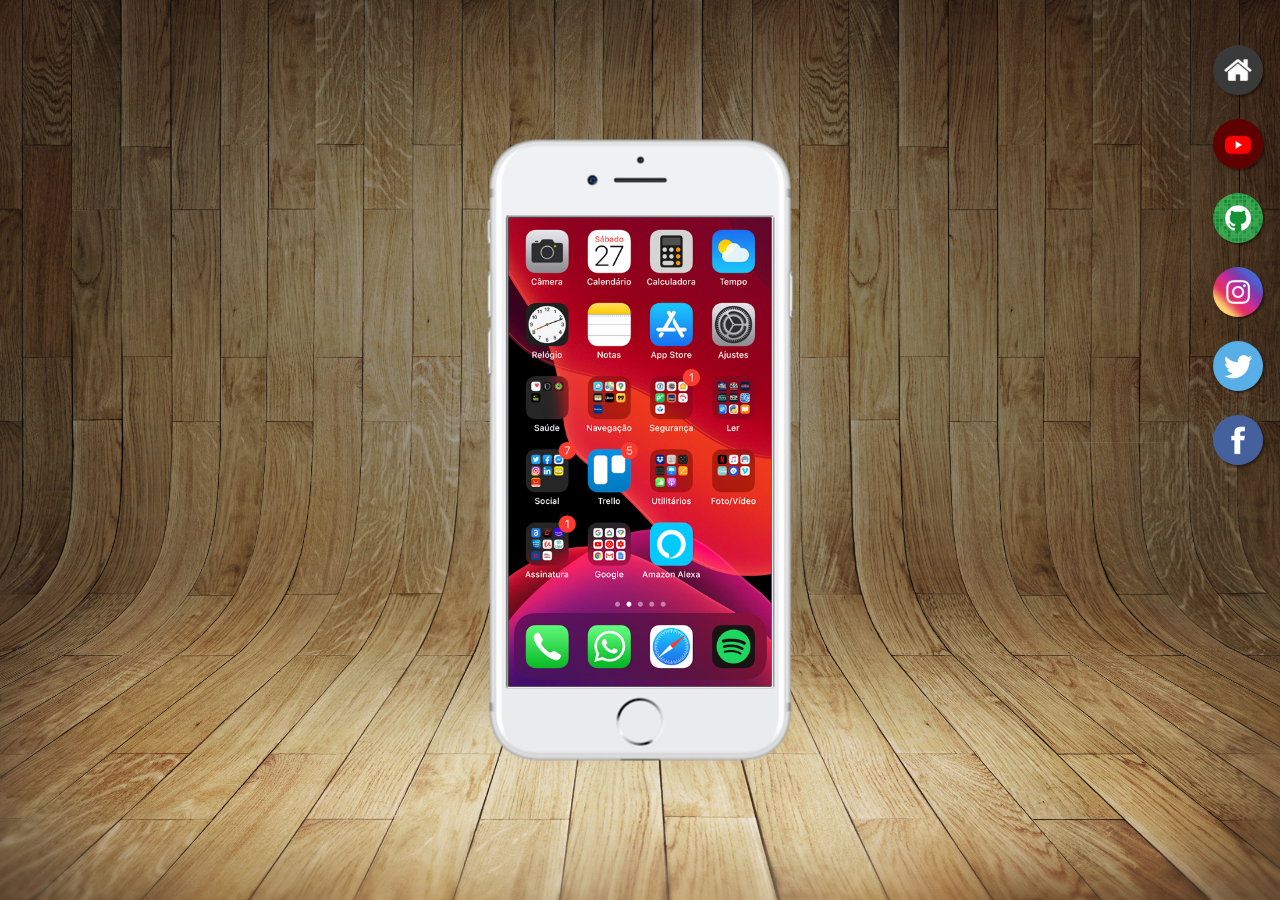
<file: index.html>
<!DOCTYPE html>
<html lang="pt-br">
<head>
    <meta charset="UTF-8">
    <meta name="viewport" content="width=device-width, initial-scale=1.0">
    <title>Projetos Sociais</title>
    <link rel="shortcut icon" href="img-fav/favicon.ico" type="image/x-icon">
    <link rel="stylesheet" href="estilos/style.css">
</head>
<body>
    <main>
        <section id="telefone">
            <iframe src="home.html" name="tela" id="tela"   nframeborder="0">
            <p>Navegador não compatível</p>
            </iframe>
        </section>
        <section id="redes-sociais">
            <a href="home.html" target="tela"> <img src="img-fav/imagens/logo-home.jpg" alt="Home"></a> <br>
            <a href="youtube.html" target="tela"><img src="img-fav/imagens/logo-youtube.jpg" alt="Youtube"></a> <br>
            <a href="github.html" target="tela"><img src="img-fav/imagens/logo-github.jpg" alt="Github"></a> <br>
            <a href="instagram.html" target="tela"><img src="img-fav/imagens/logo-instagram.jpg" alt="Instagran"></a> <br>
            <a href="x.html" target="tela"><img src="img-fav/imagens/logo-twitter.jpg" alt="Twitter"></a> <br>
            <a href="facebook.html" target="tela"><img src="img-fav/imagens/logo-facebook.jpg" alt="Facebook"></a> <br>
        </section>
    </main>
</body>
</html>
</file>
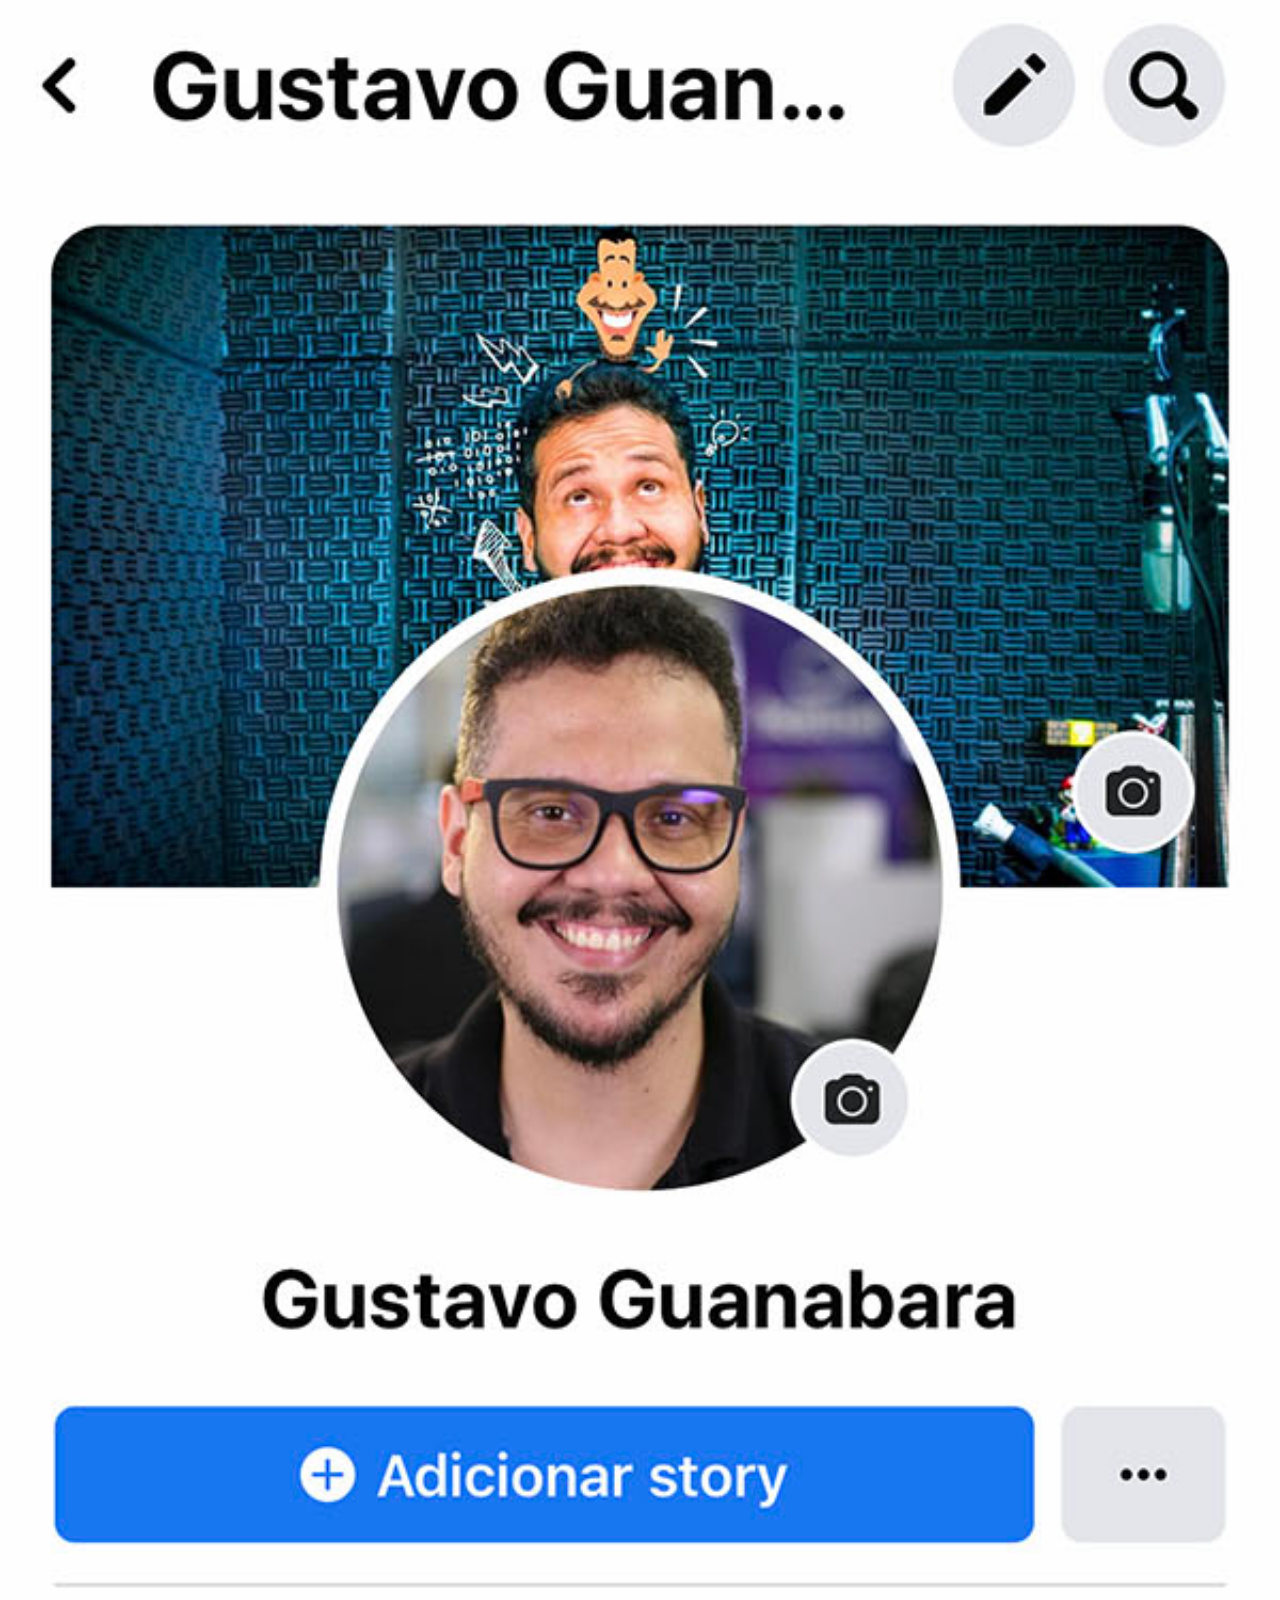
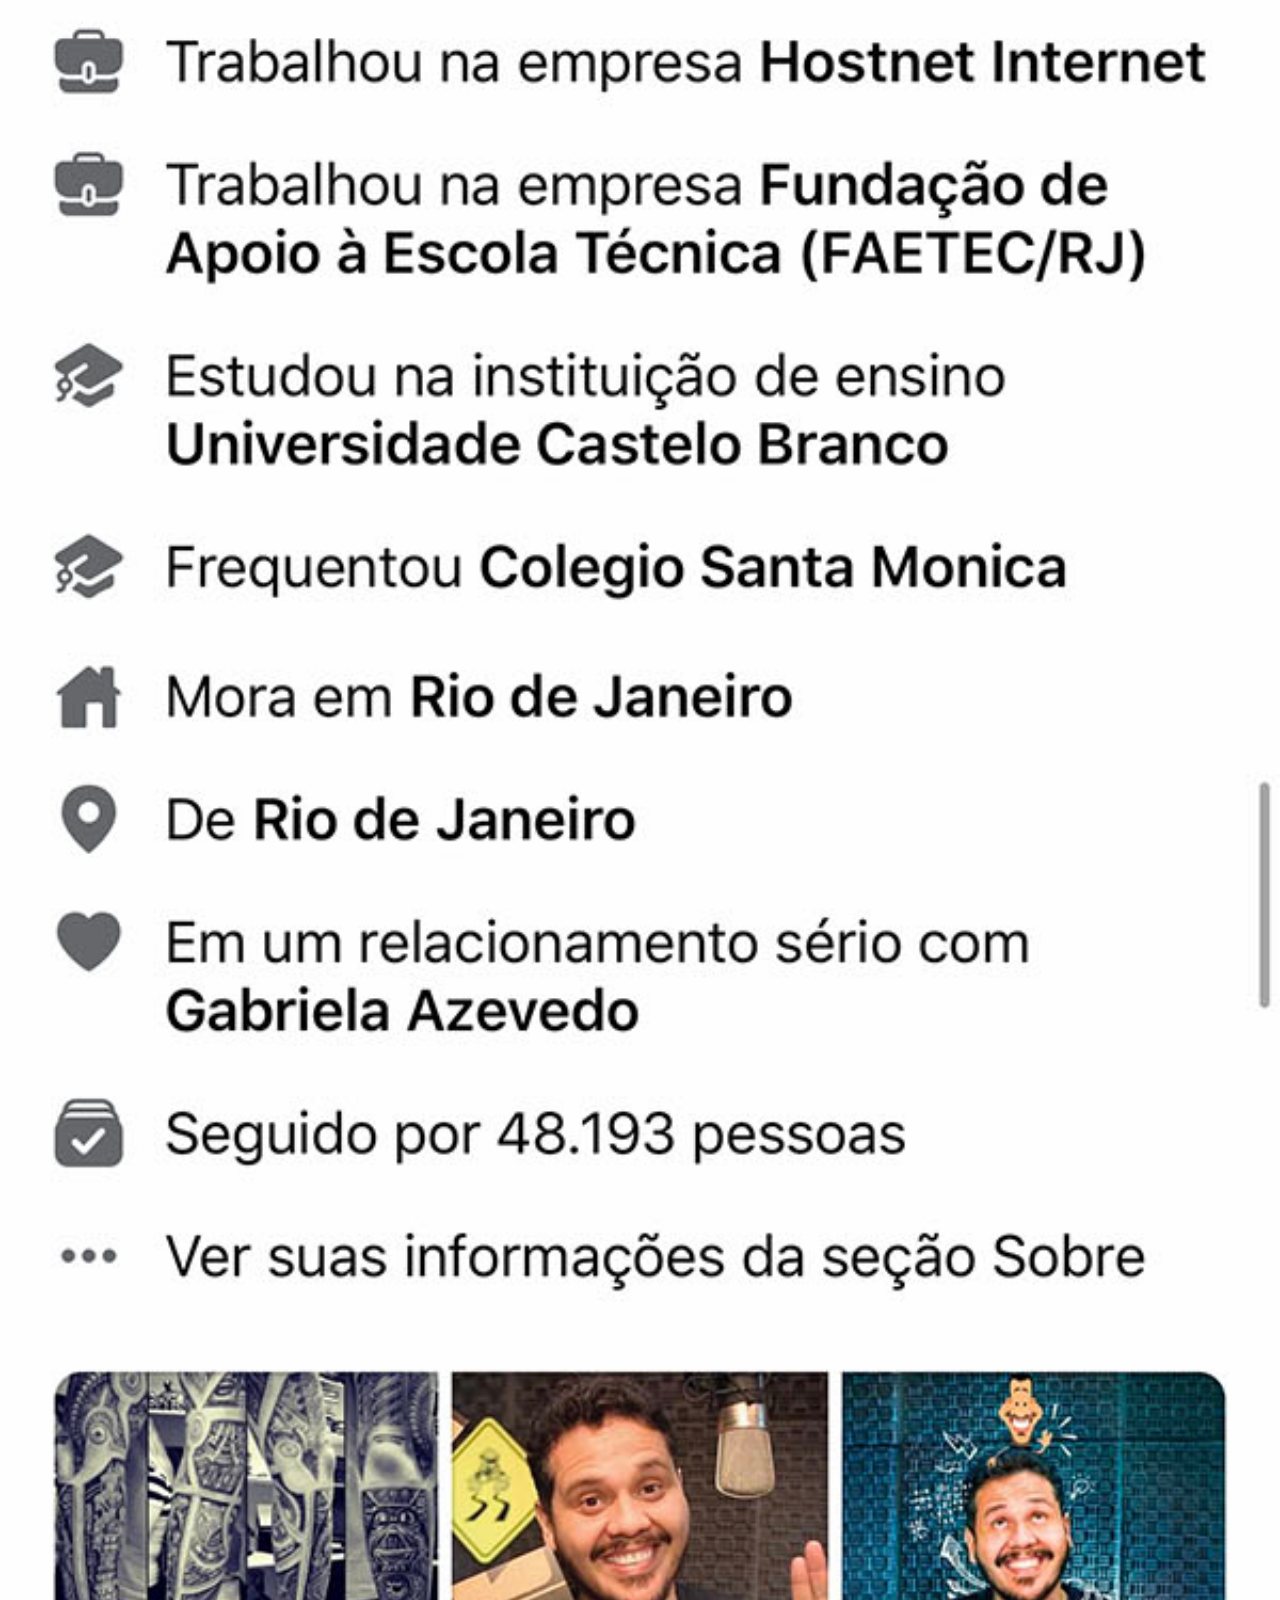
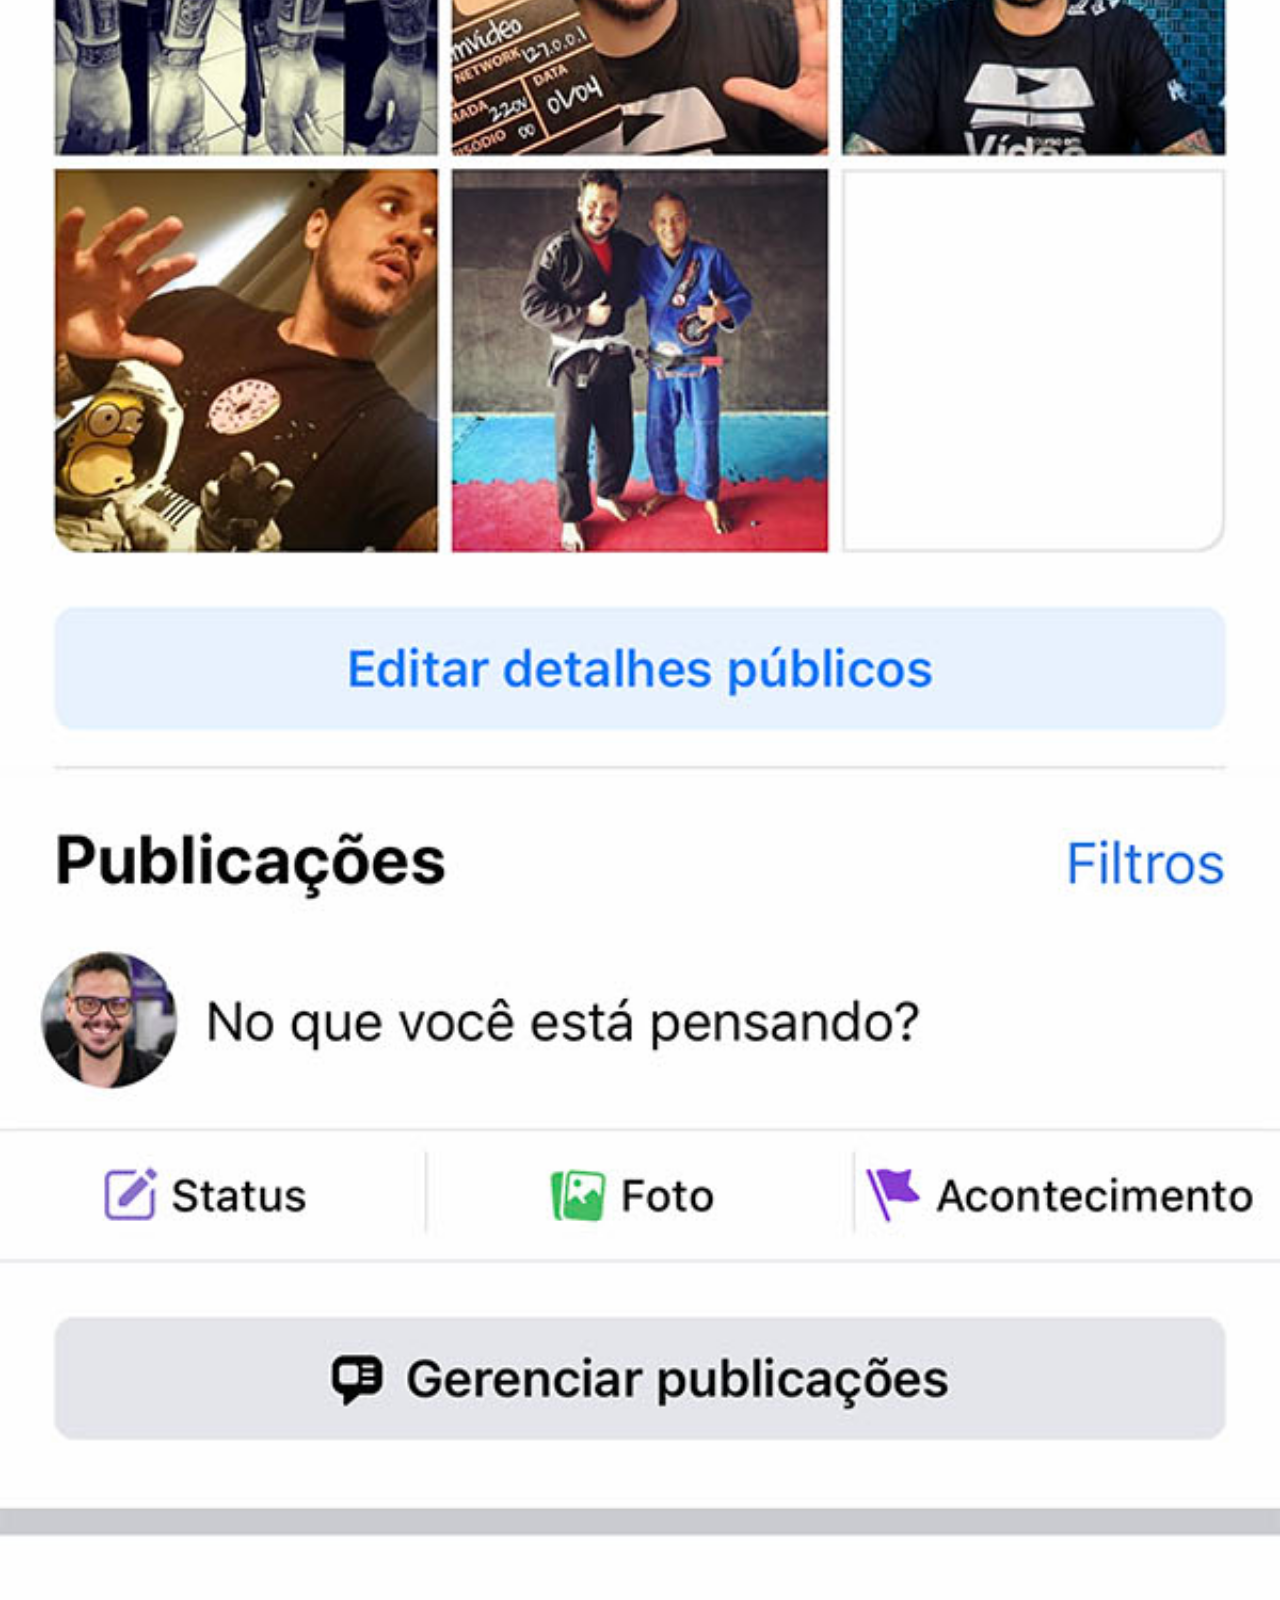
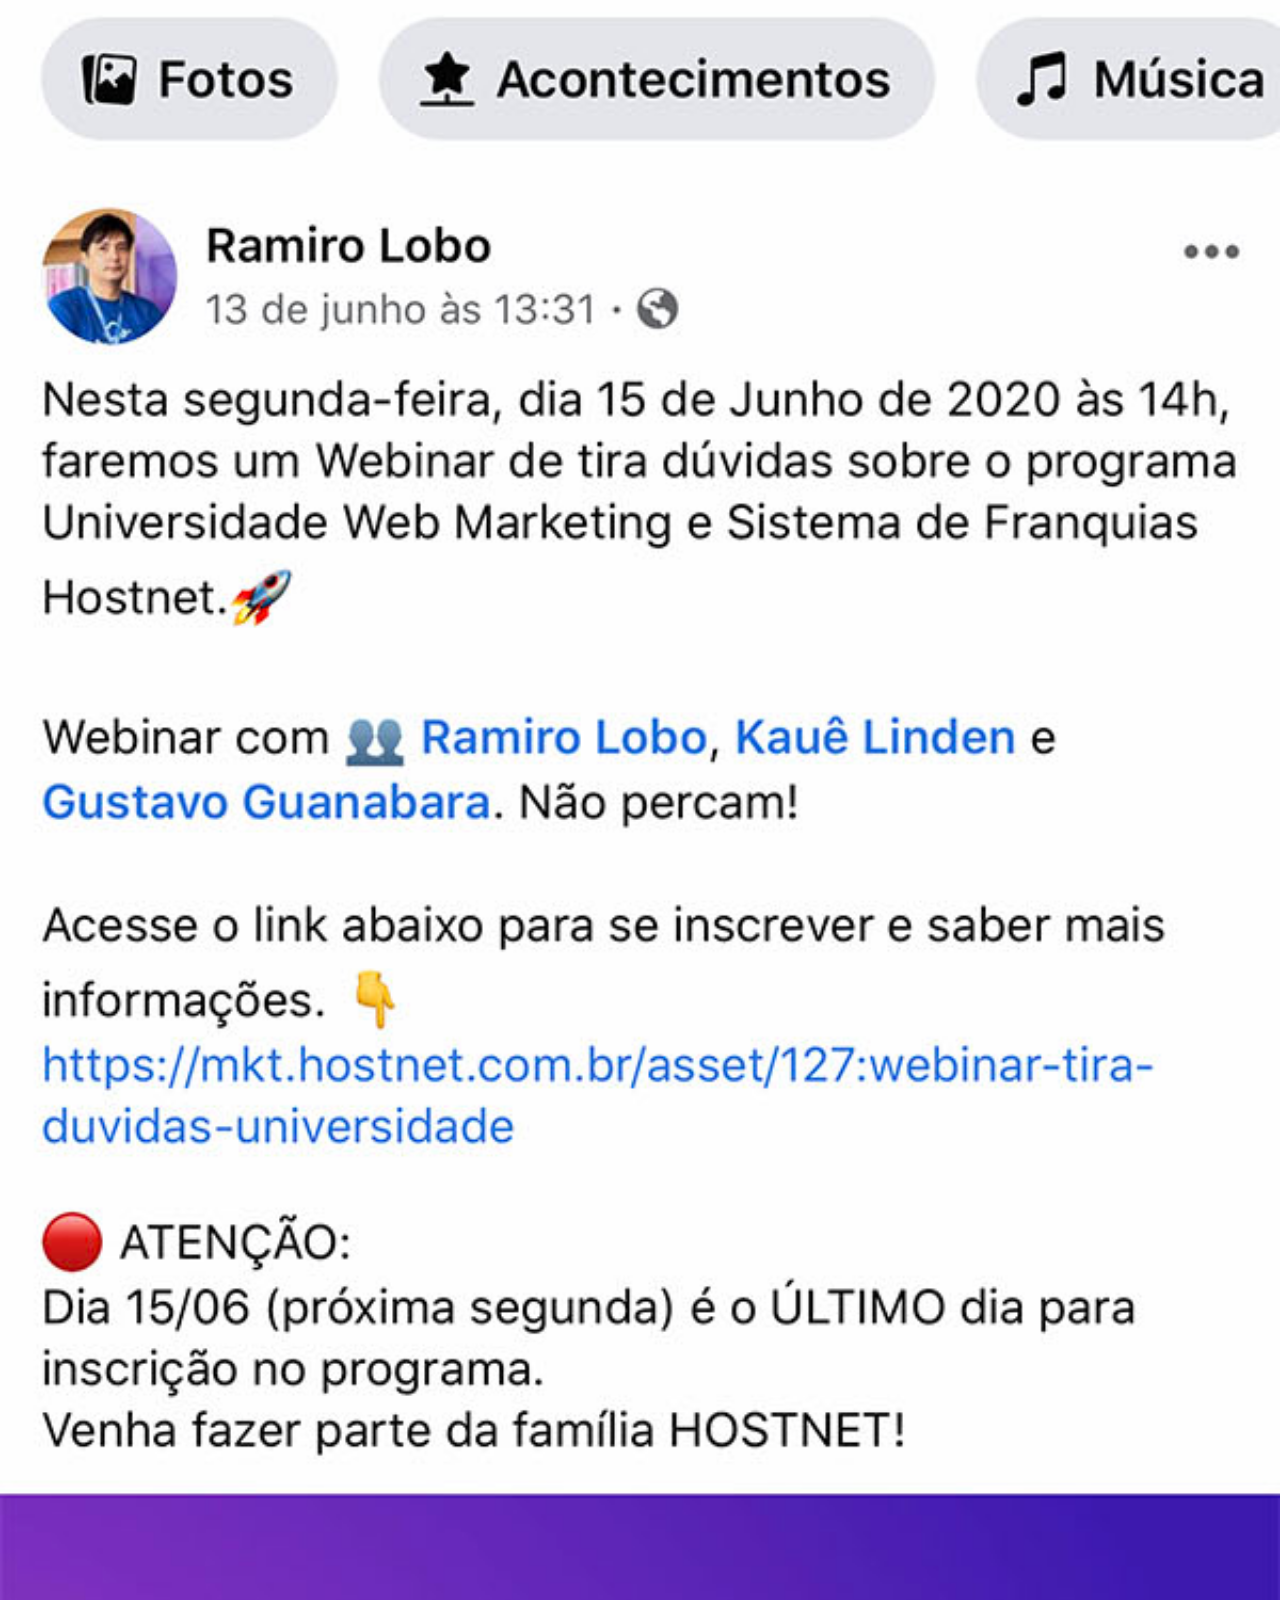
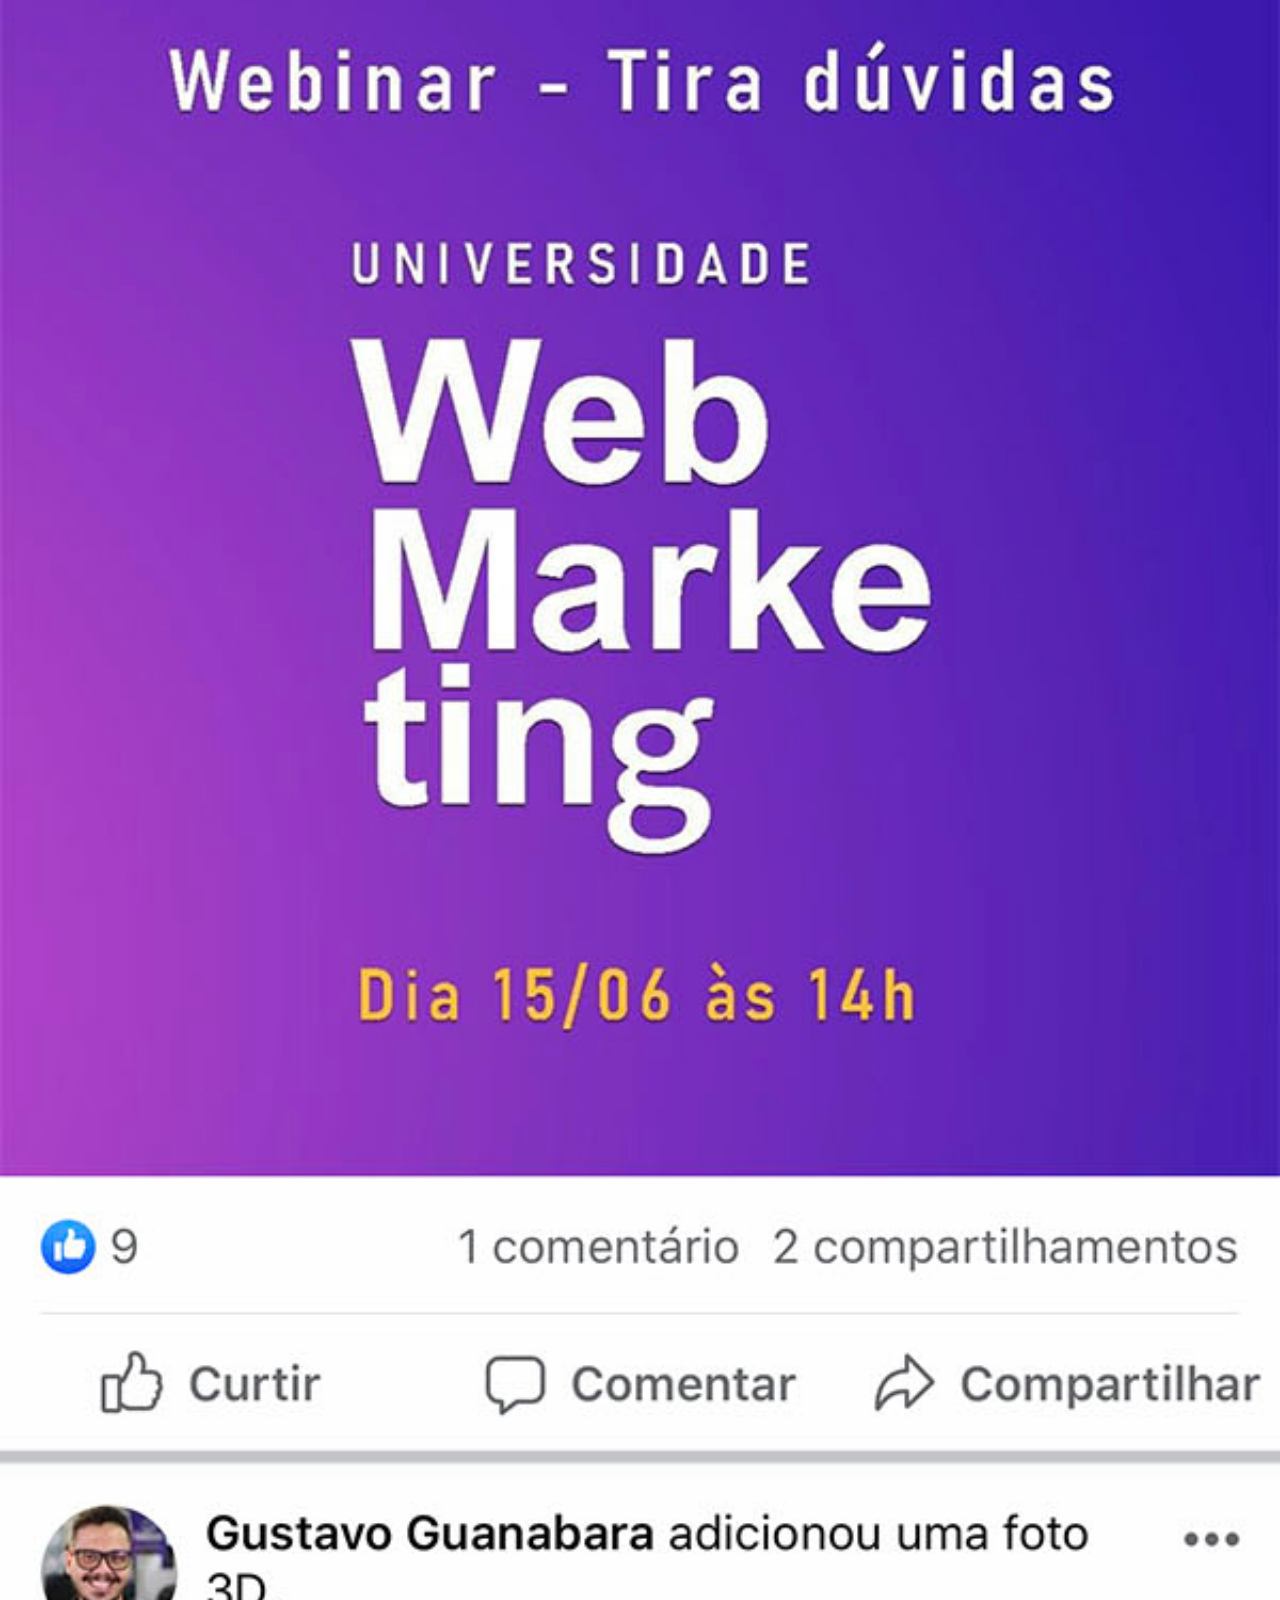
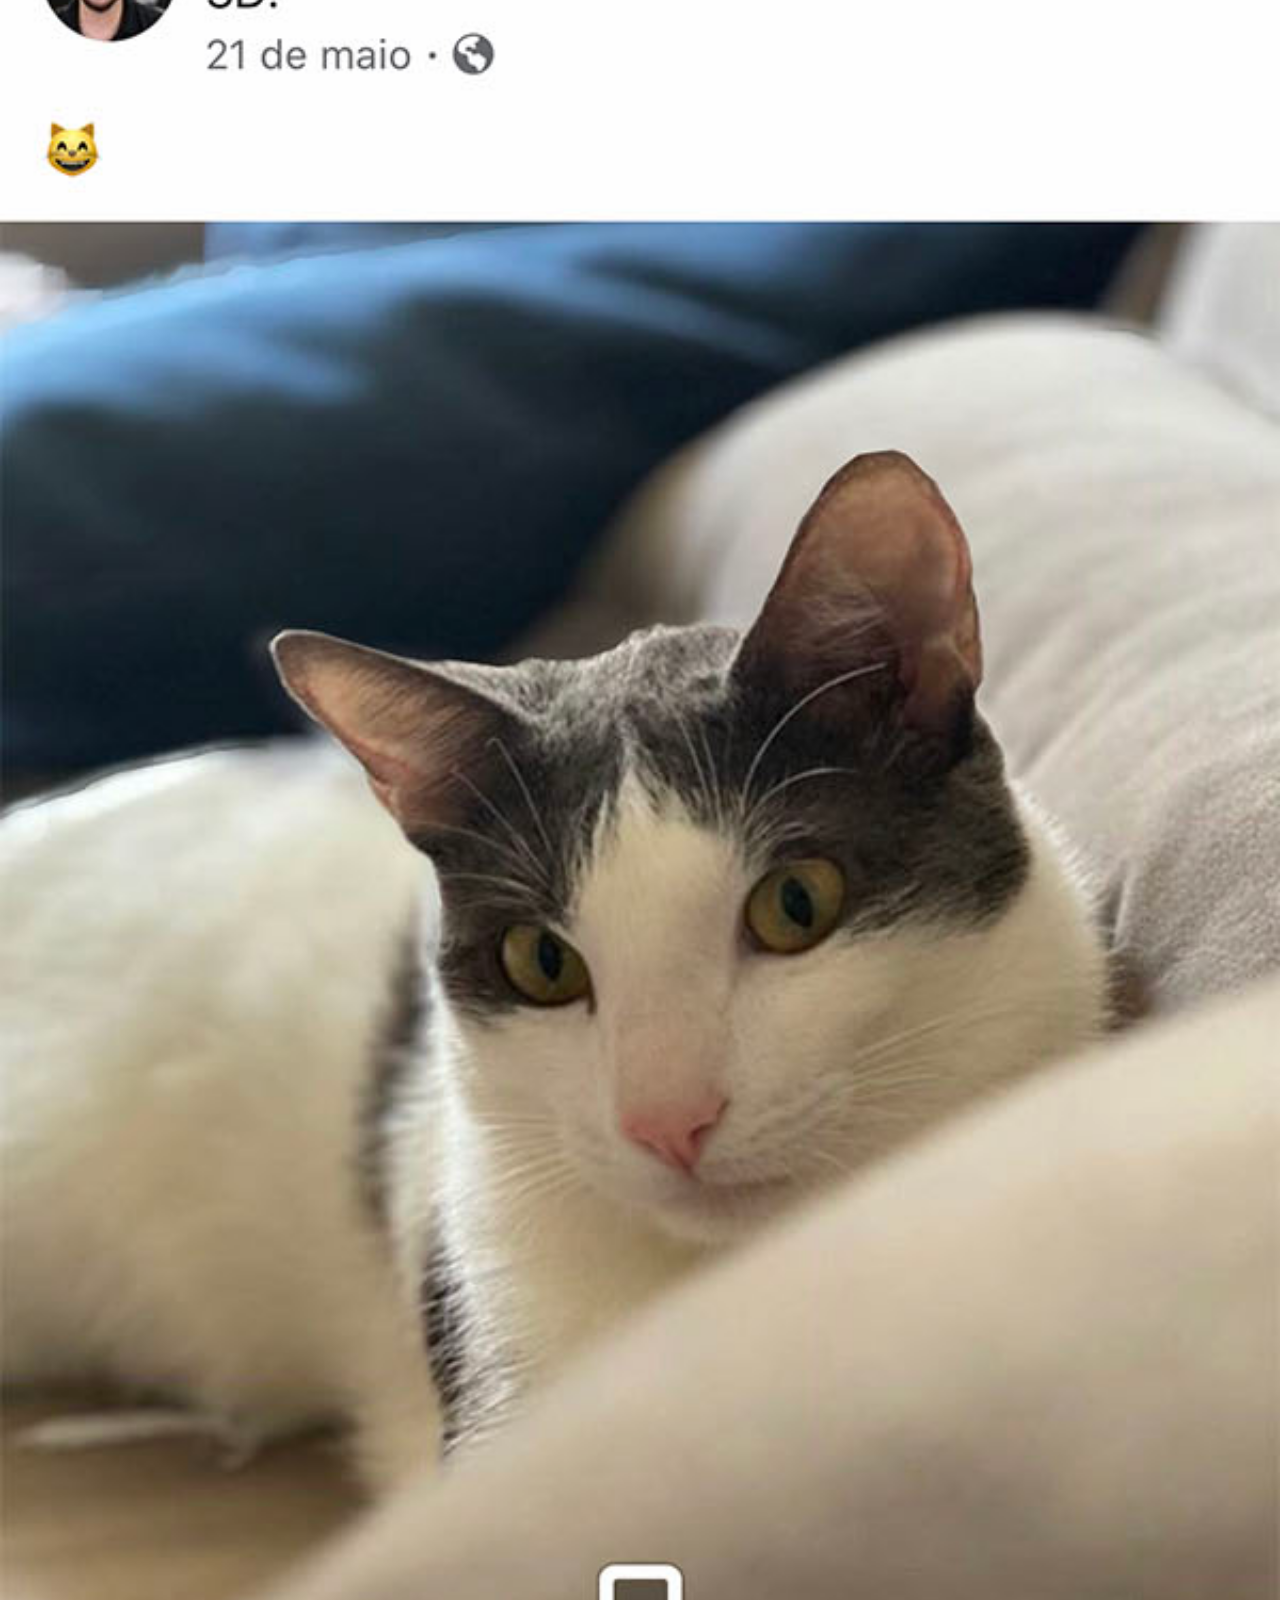
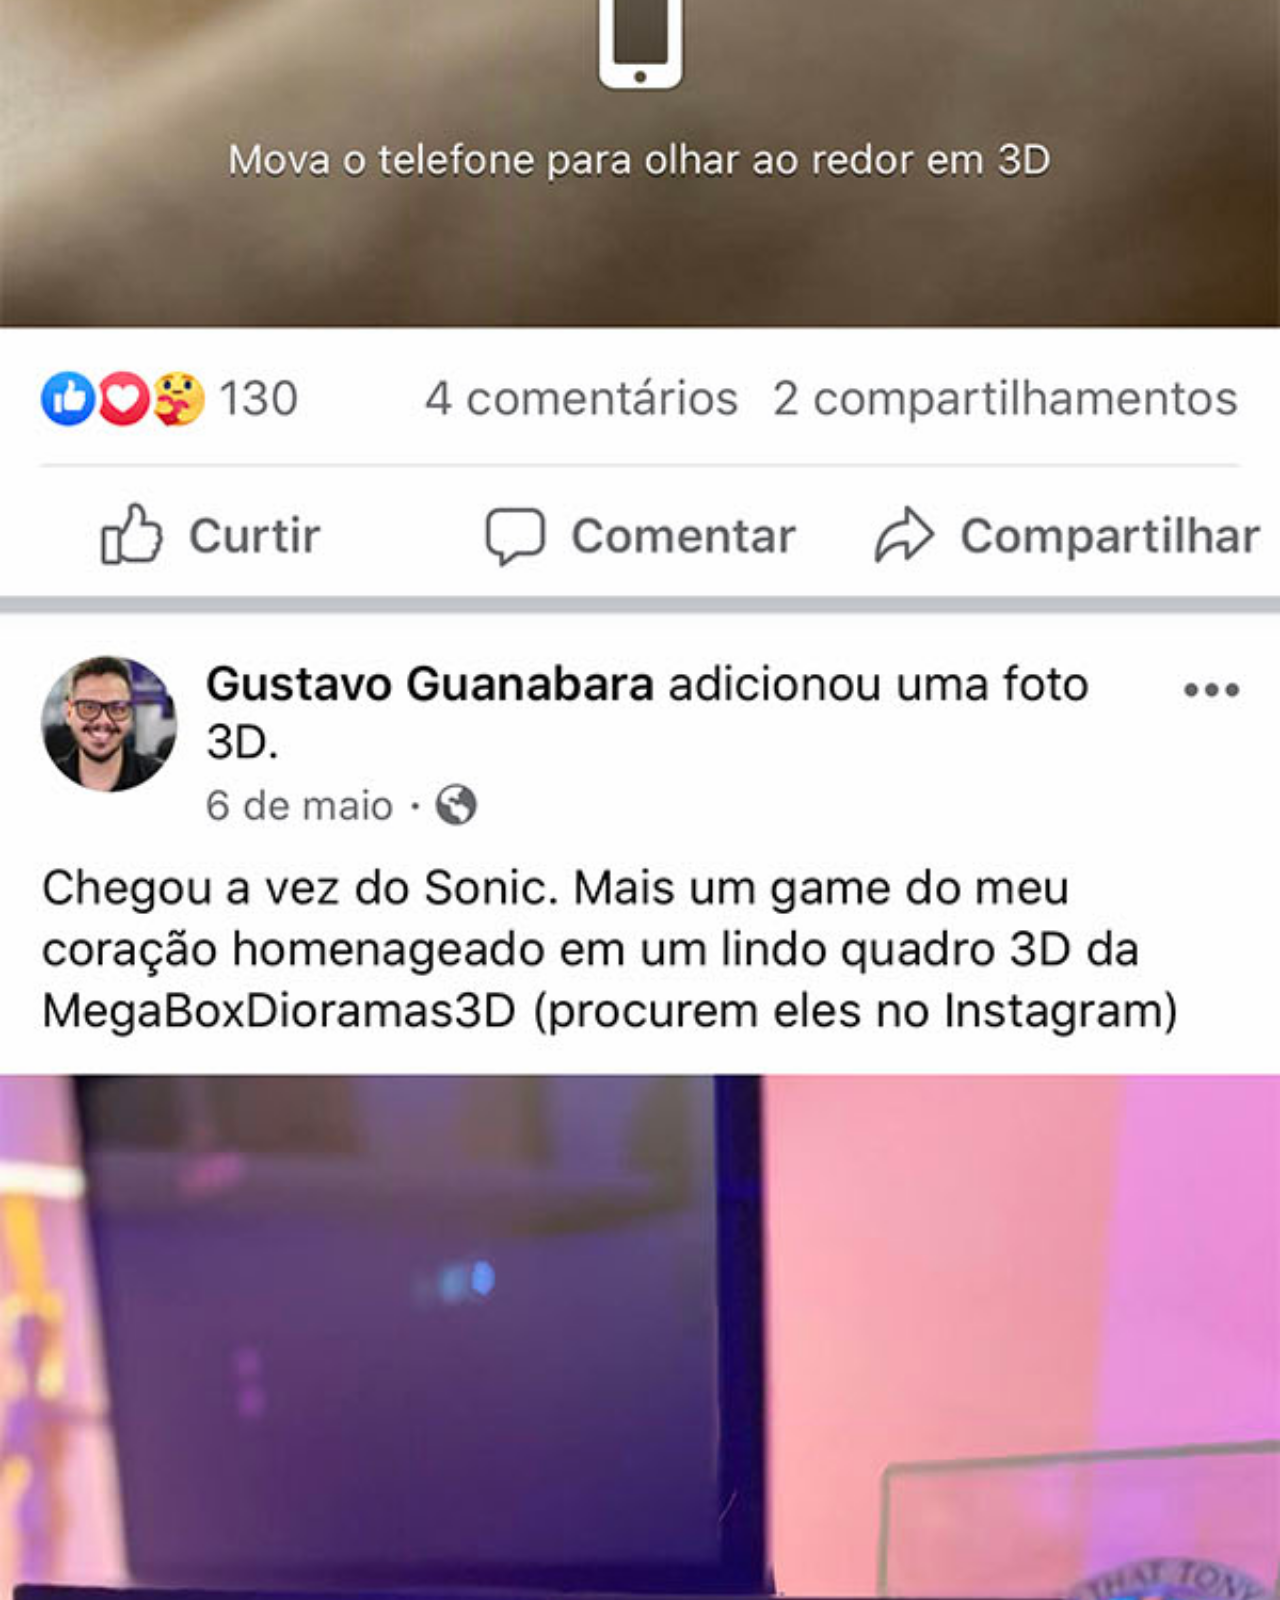
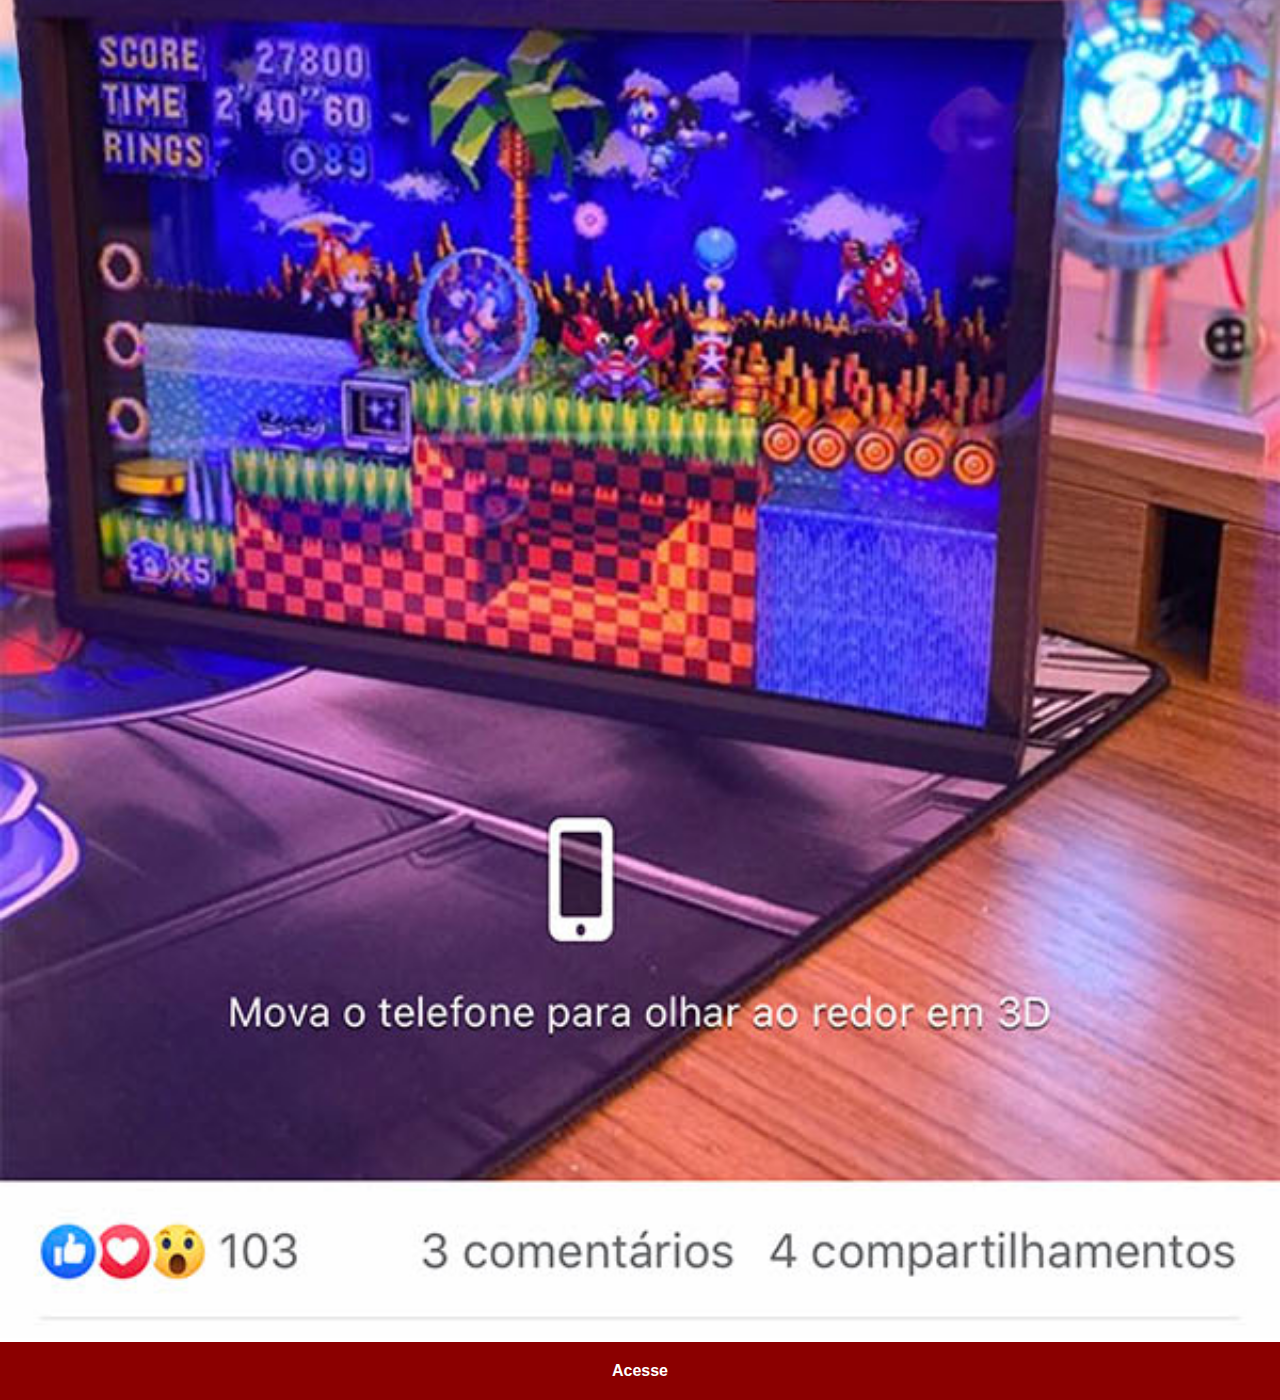
<file: facebook.html>
<!DOCTYPE html>
<html lang="pt-br">
<head>
    <meta charset="UTF-8">
    <meta name="viewport" content="width=device-width, initial-scale=1.0">
    <title>Facebook</title>
    <link rel="stylesheet" href="estilos/social.css">
</head>
<body>
    <img src="img-fav/imagens/tela-facebook.jpg" alt="Facebook">
    <a href="https://www.facebook.com/deboraalmeidagc/" target="_blank">Acesse</a>
</body>
</html>
</file>
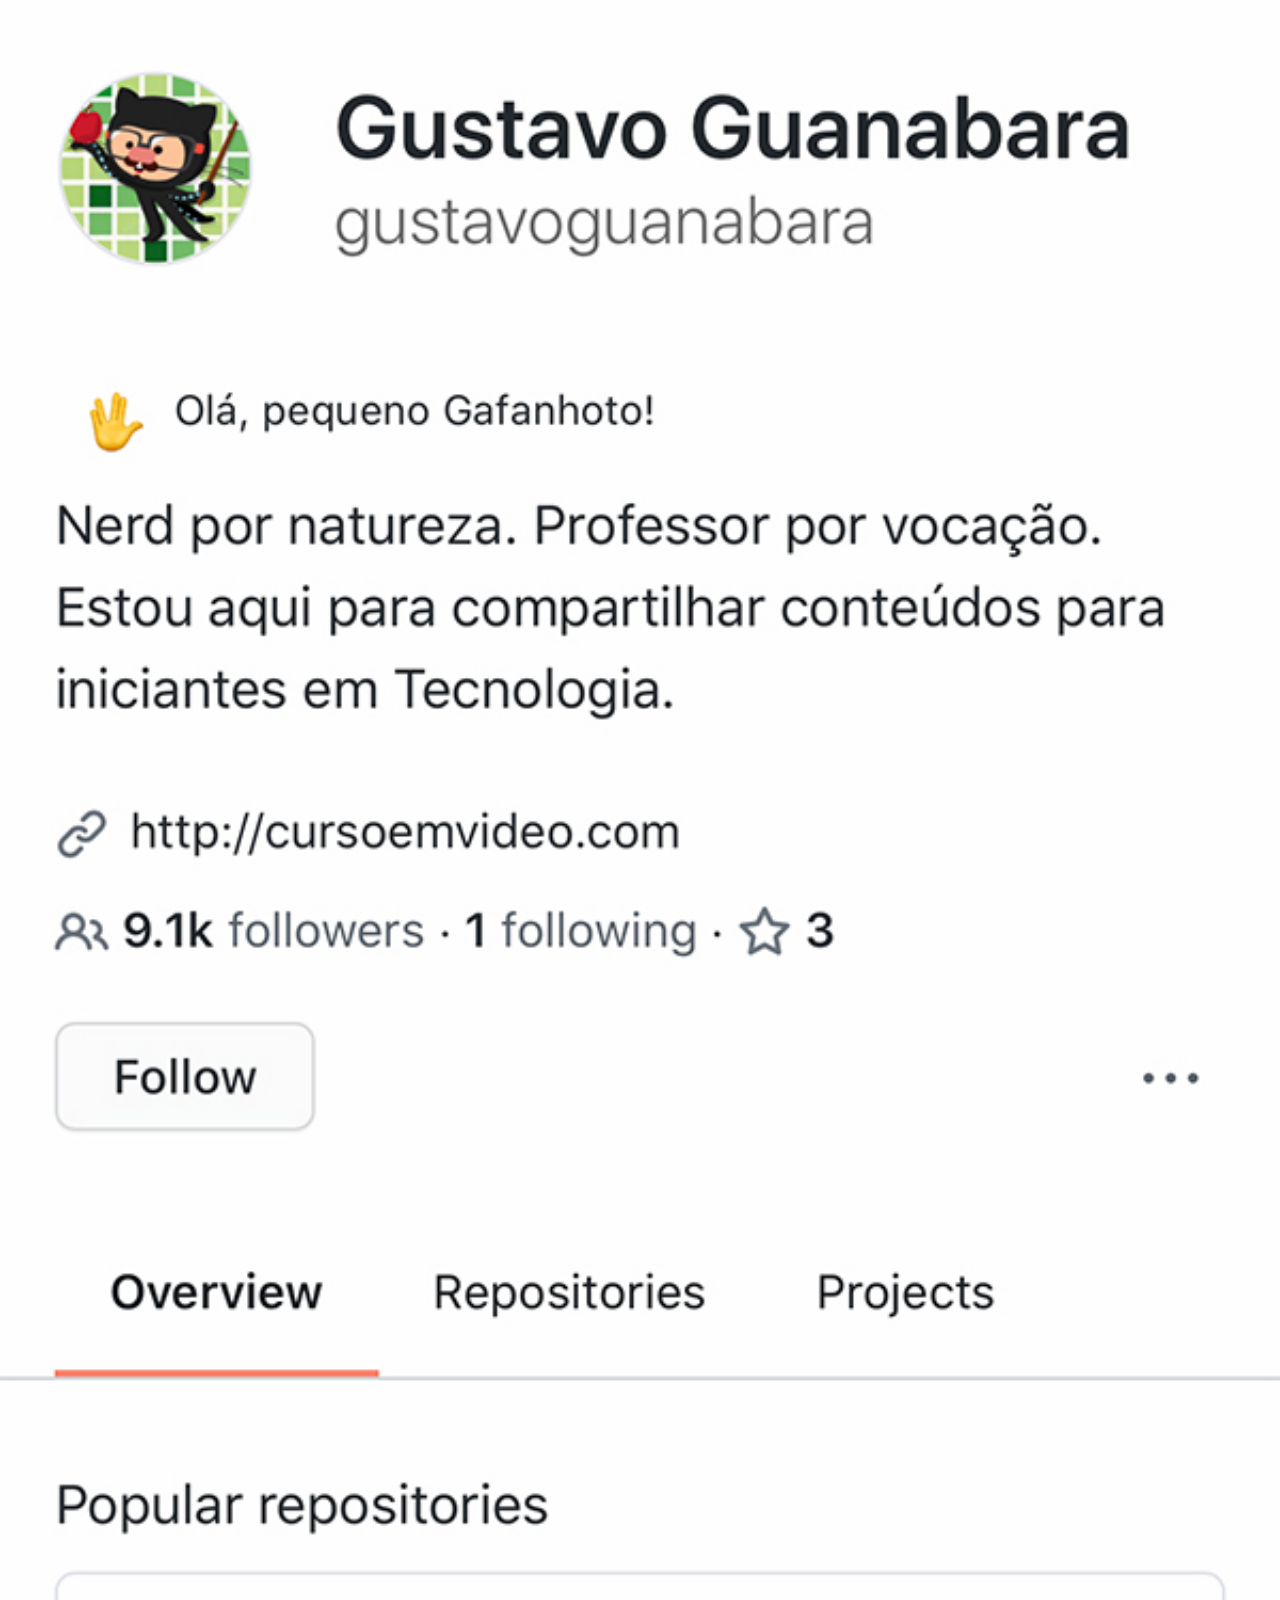
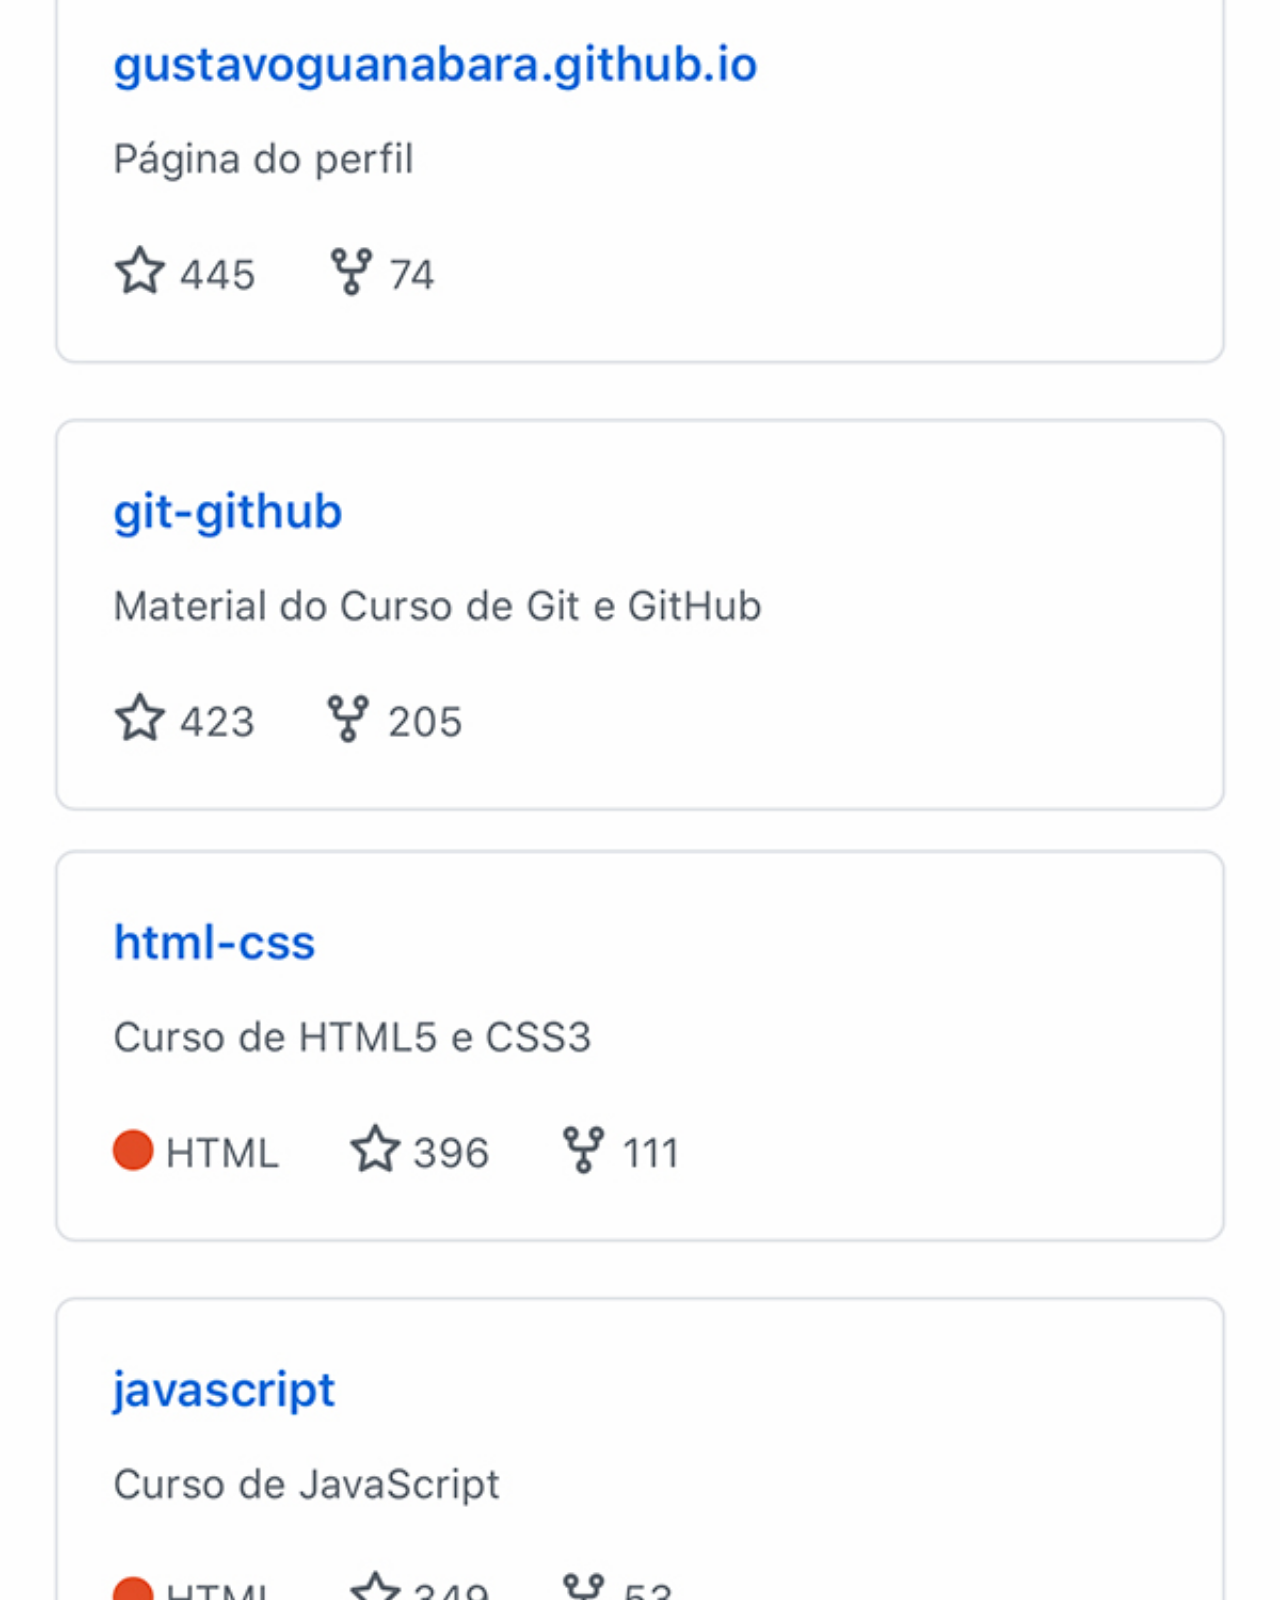
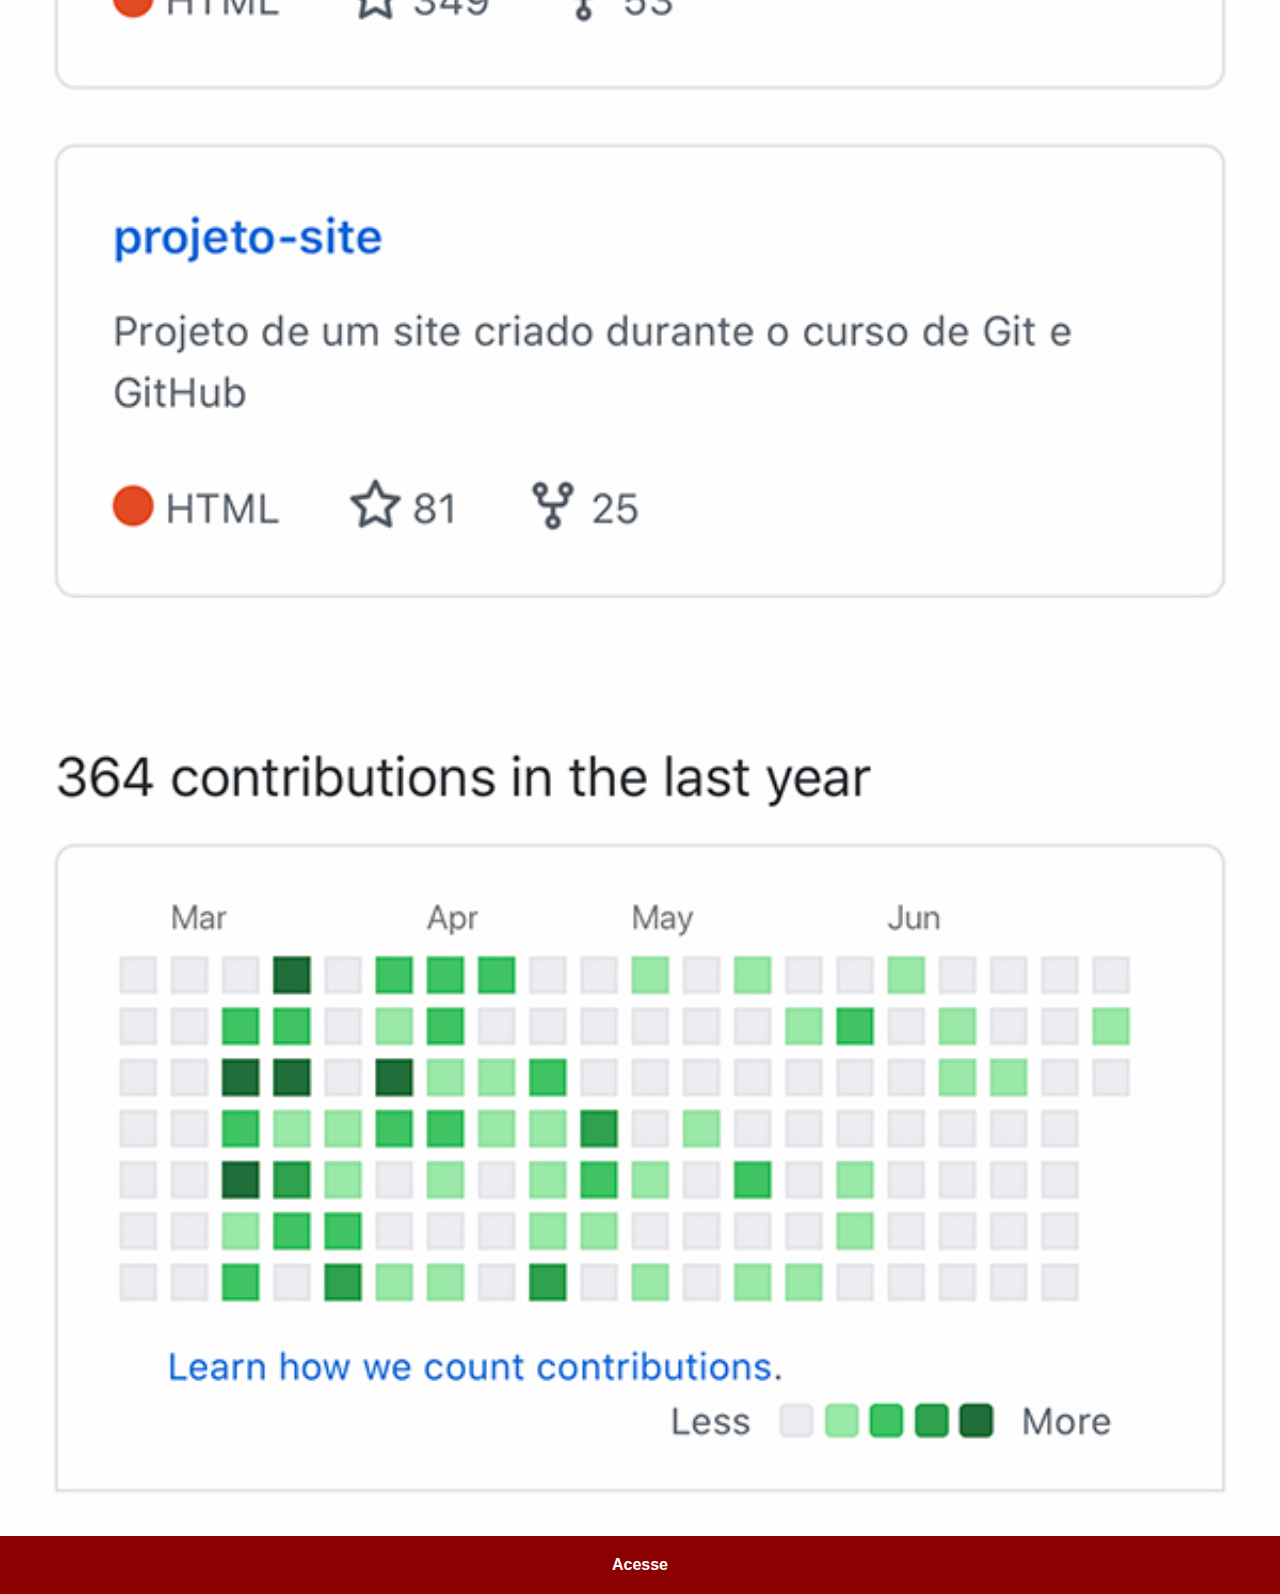
<file: github.html>
<!DOCTYPE html>
<html lang="pt-br">
<head>
    <meta charset="UTF-8">
    <meta name="viewport" content="width=device-width, initial-scale=1.0">
    <title>Github</title>
    <link rel="stylesheet" href="estilos/social.css">
</head>
<body>
    <img src="img-fav/imagens/tela-github.jpg" alt="Github">
    <a href="https://github.com/deboraagaspar" target="_blank">Acesse </a>
</body>
</html>
</file>
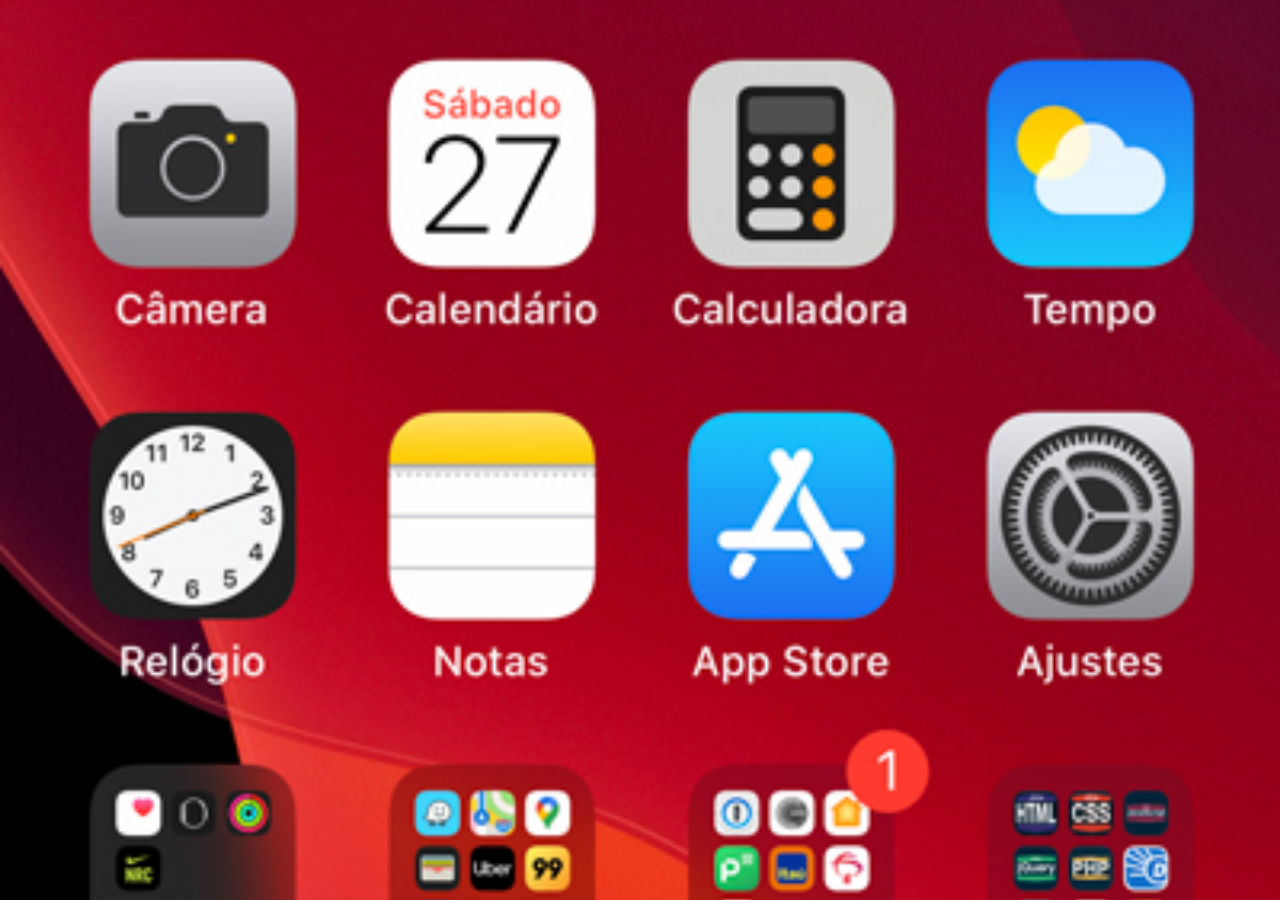
<file: home.html>
<!DOCTYPE html>
<html lang="pt-br>
<head>
    <meta charset="UTF-8">
    <meta name="viewport" content="width=device-width, initial-scale=1.0">
    <title>Home</title>
</head>
<style>
    * {
        margin: 0px;
        padding: 0px;
    }

    body {
        width: 100vw;
        height: 100vh;
        background: black url('img-fav/imagens/tela-home.jpg') no-repeat top center;
        background-size: cover;
    }
</style>
<body>
    
</body>
</html>
</file>
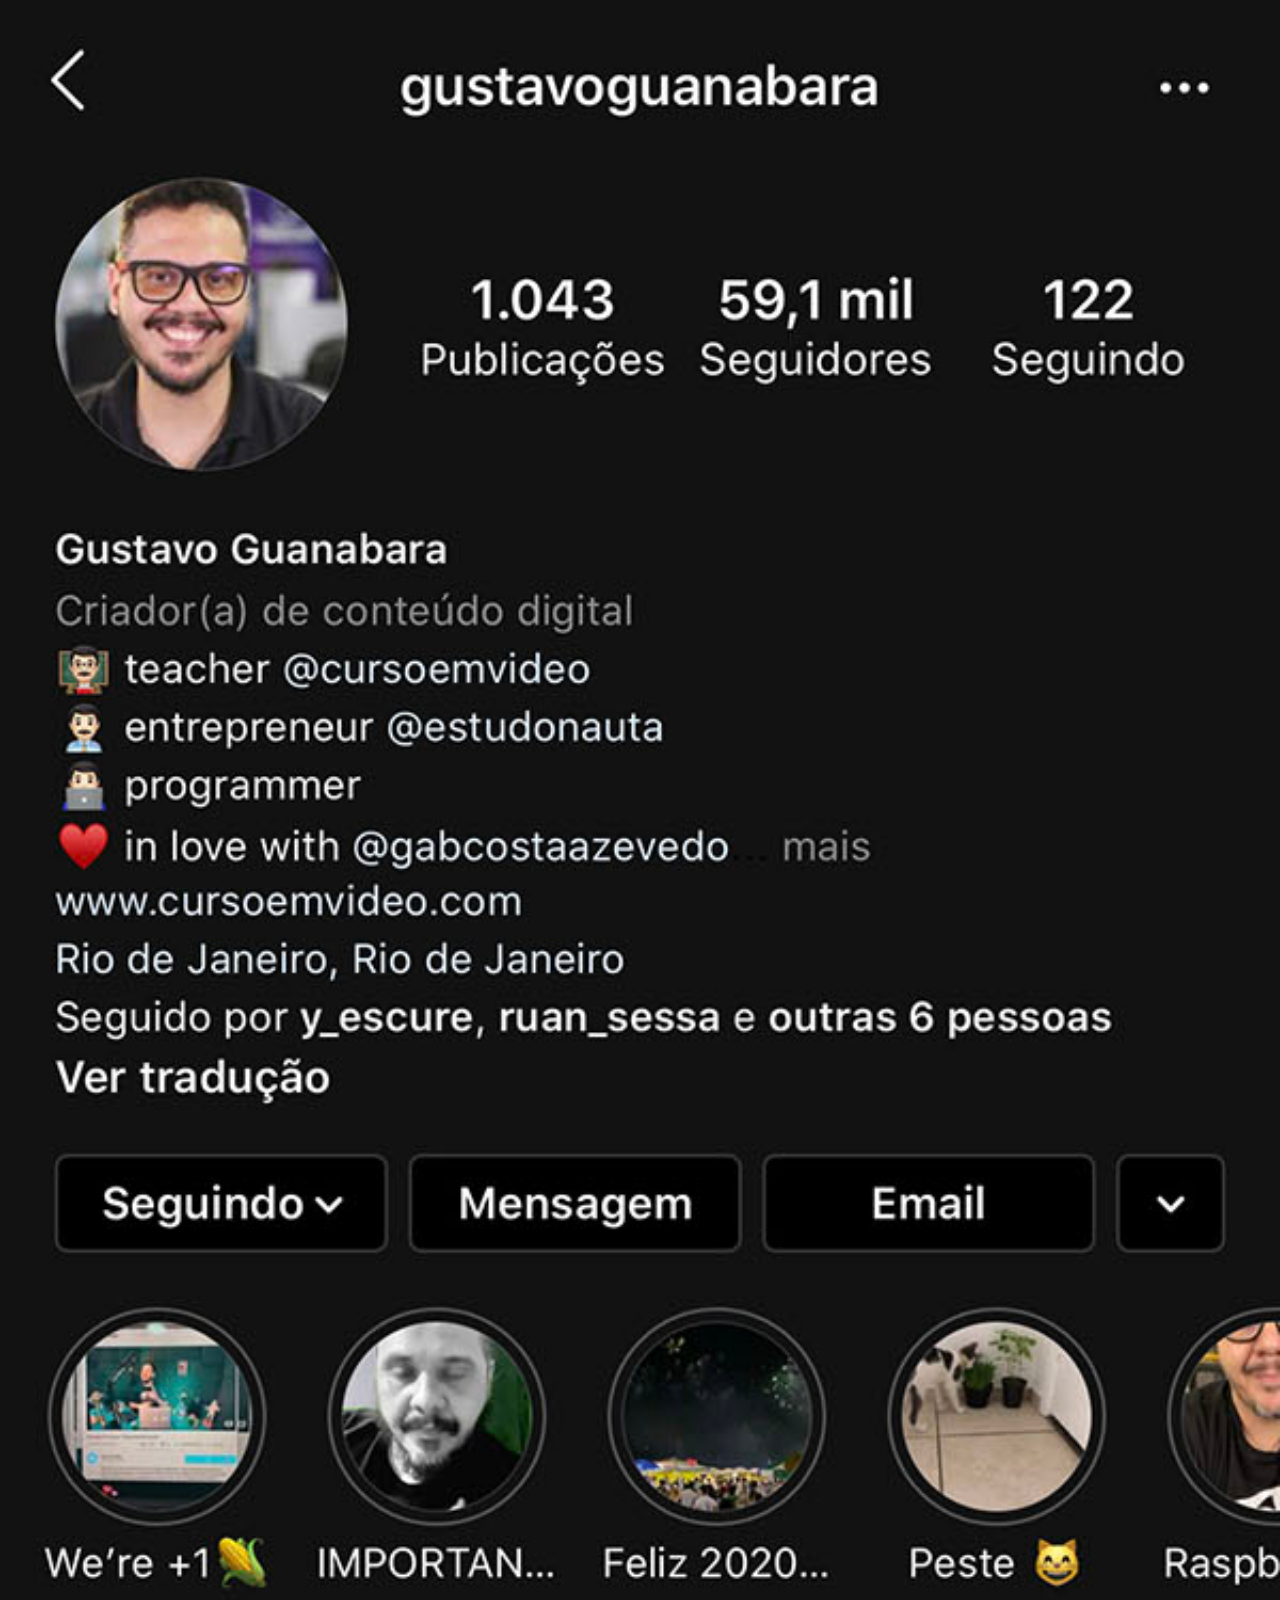
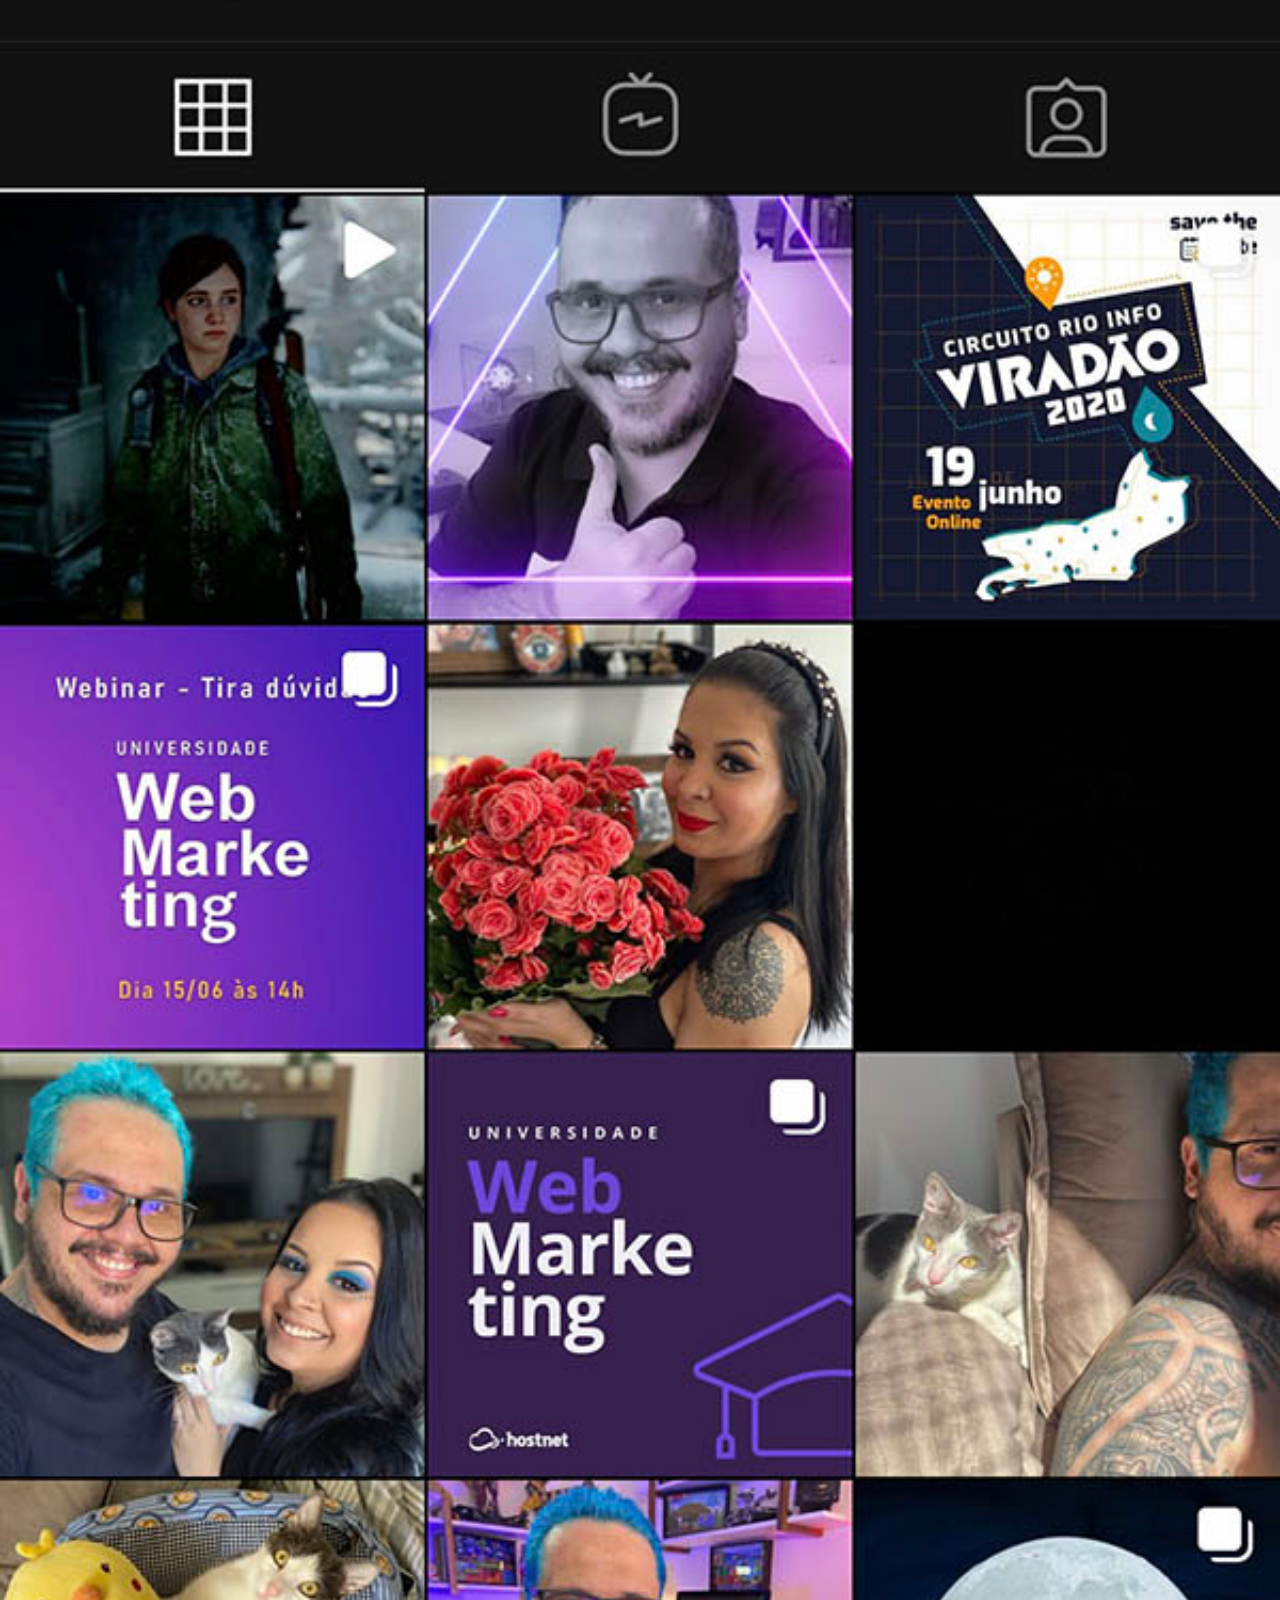
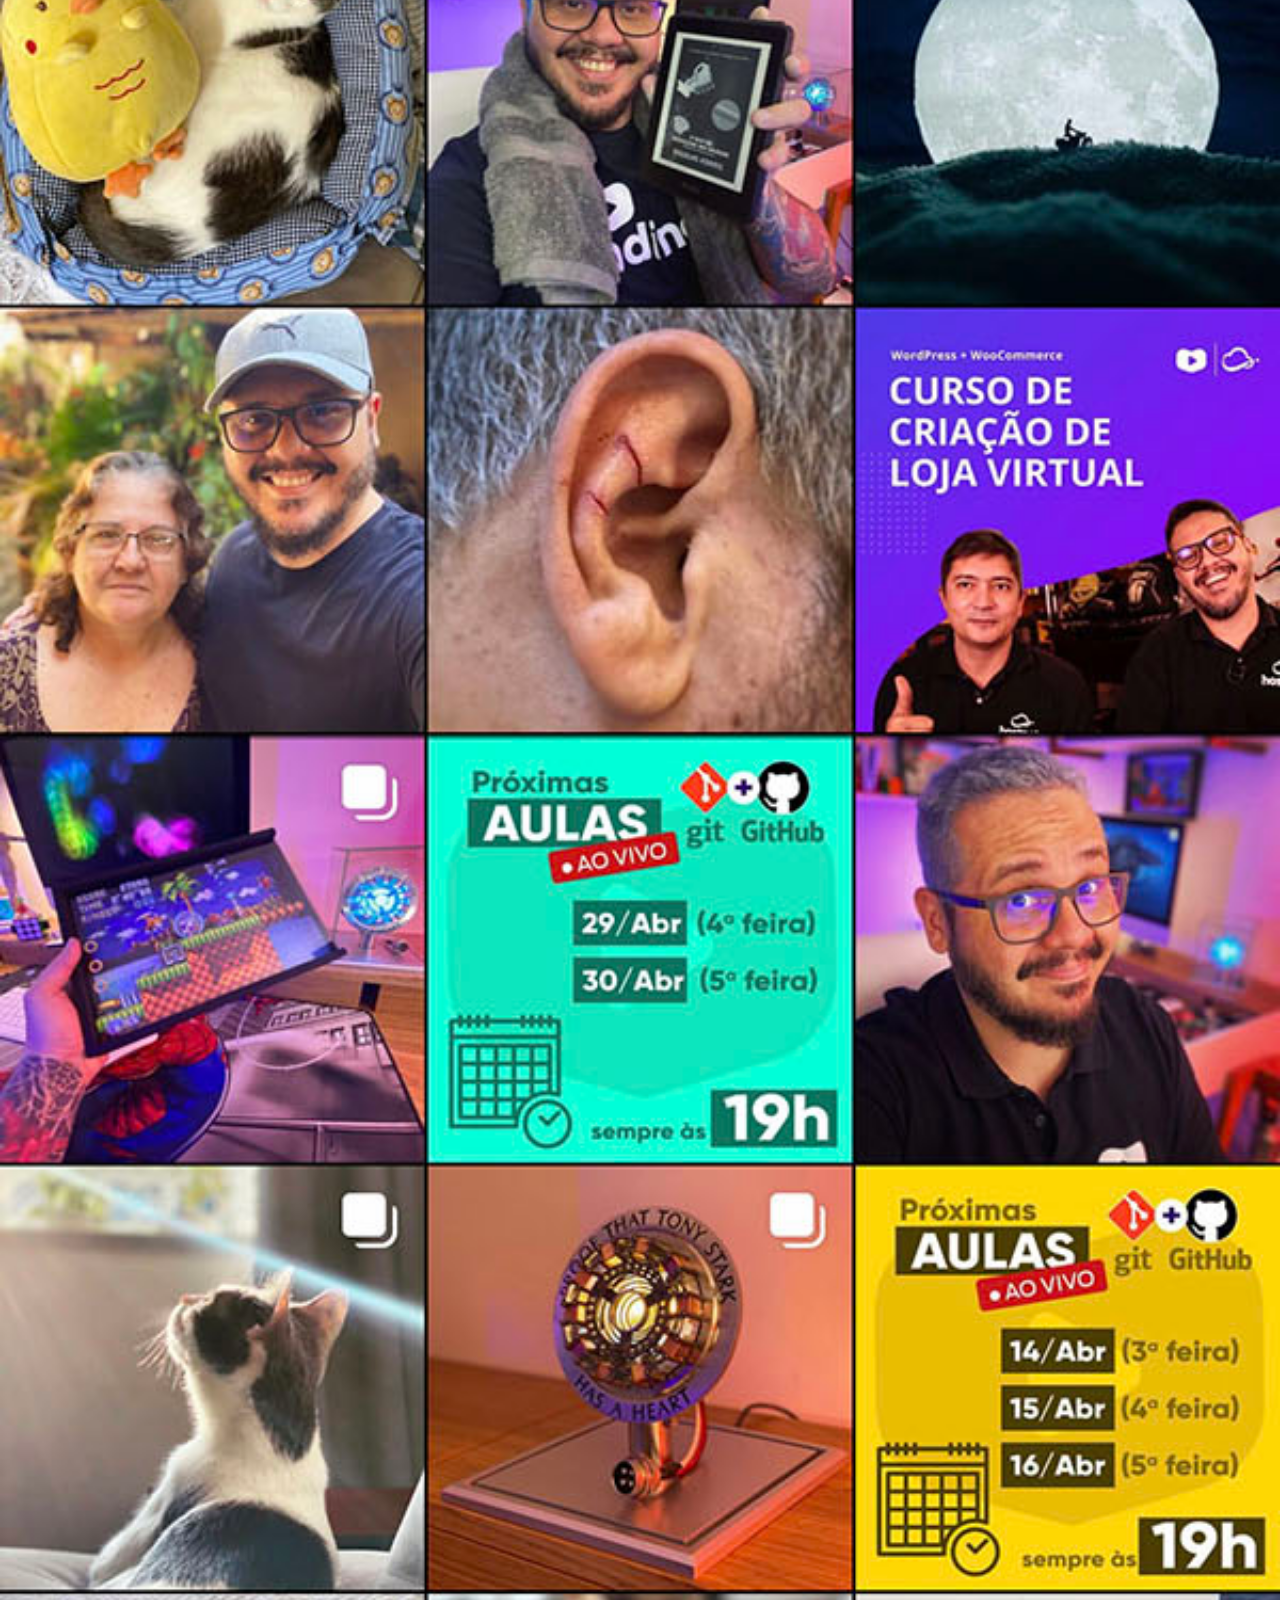
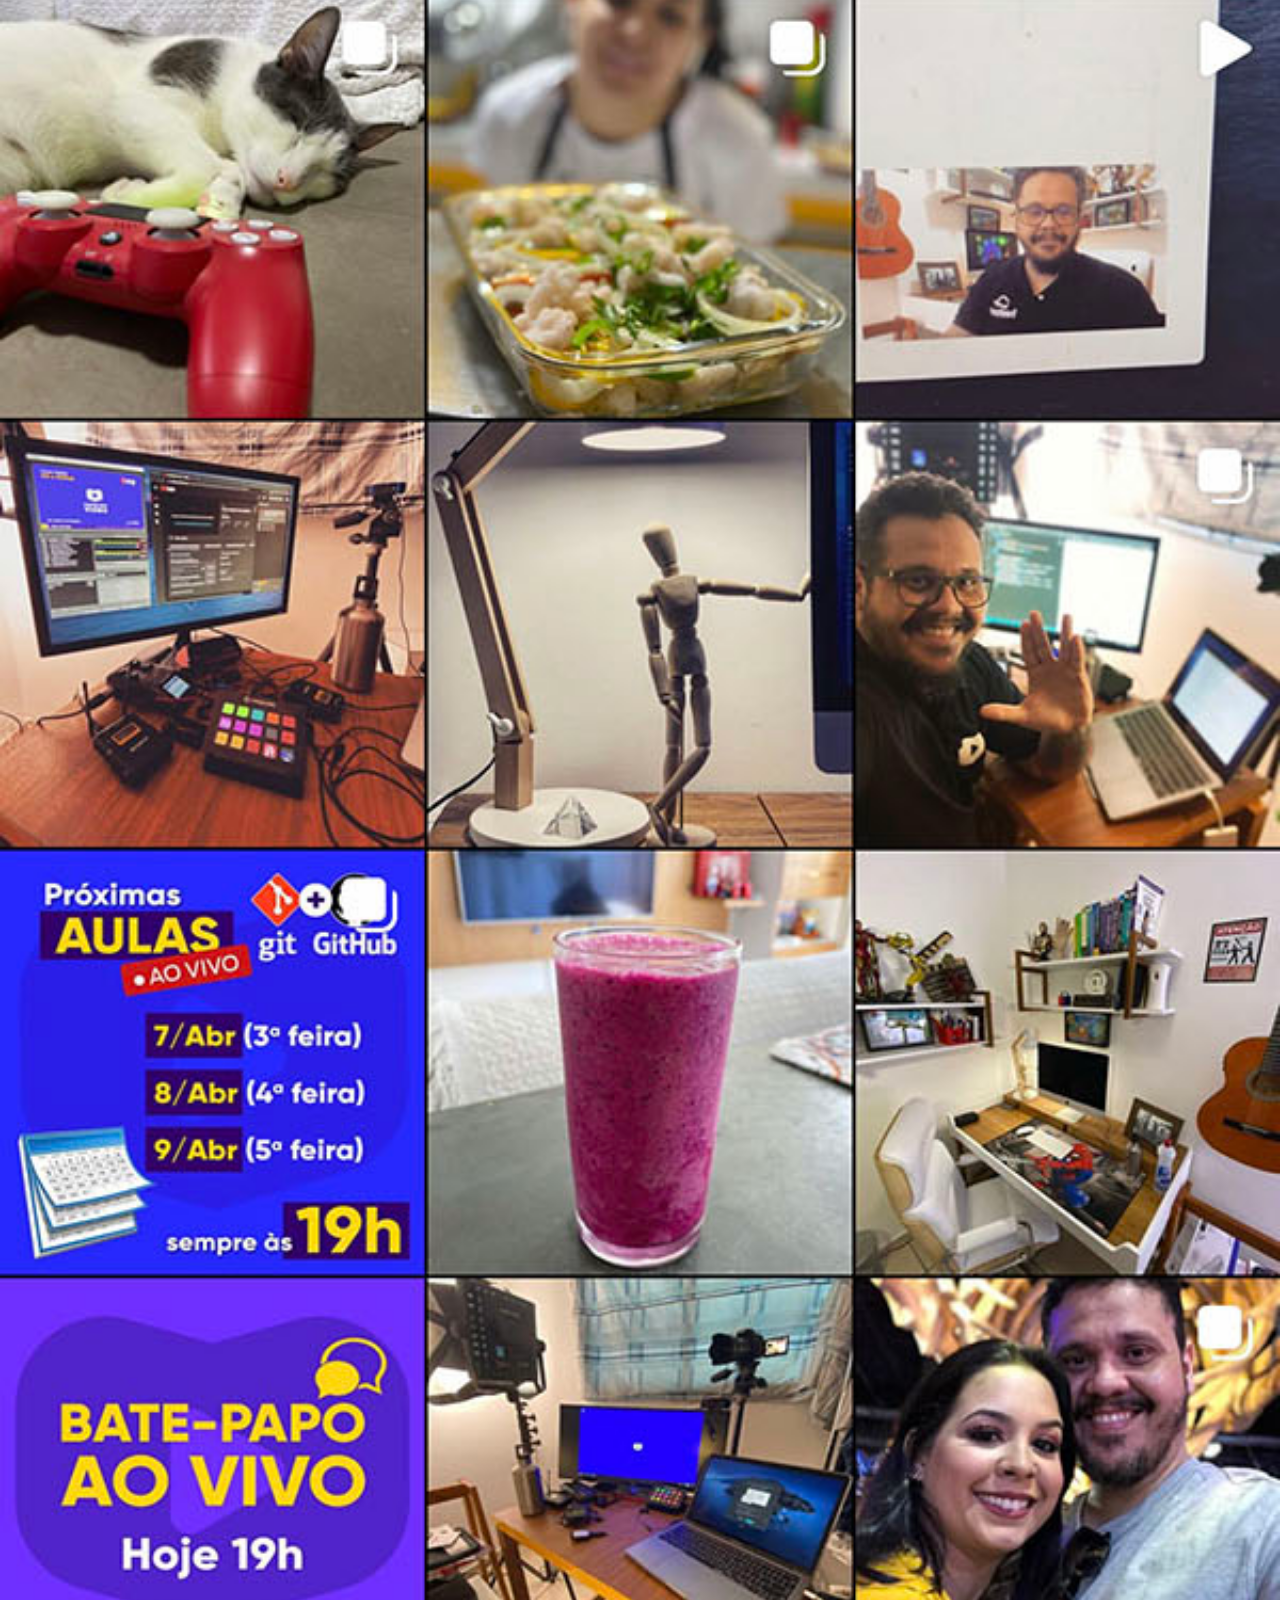
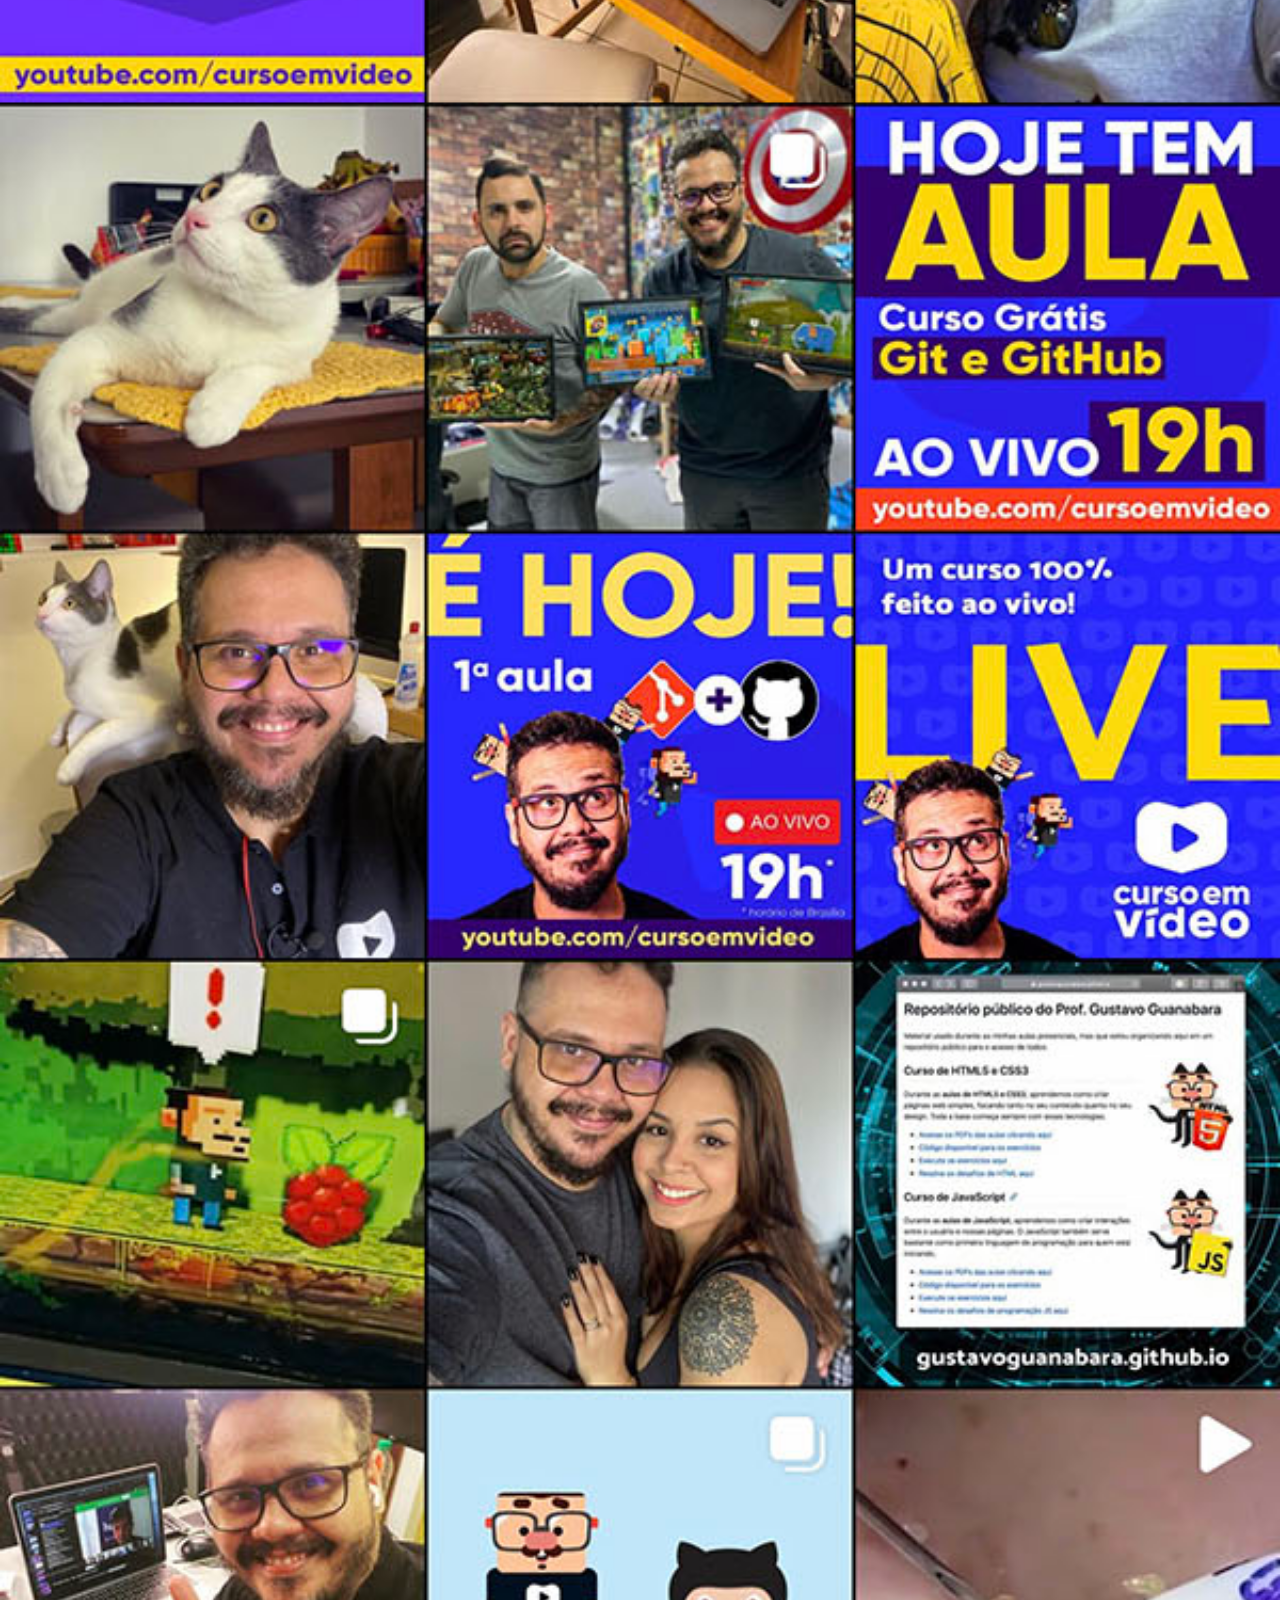
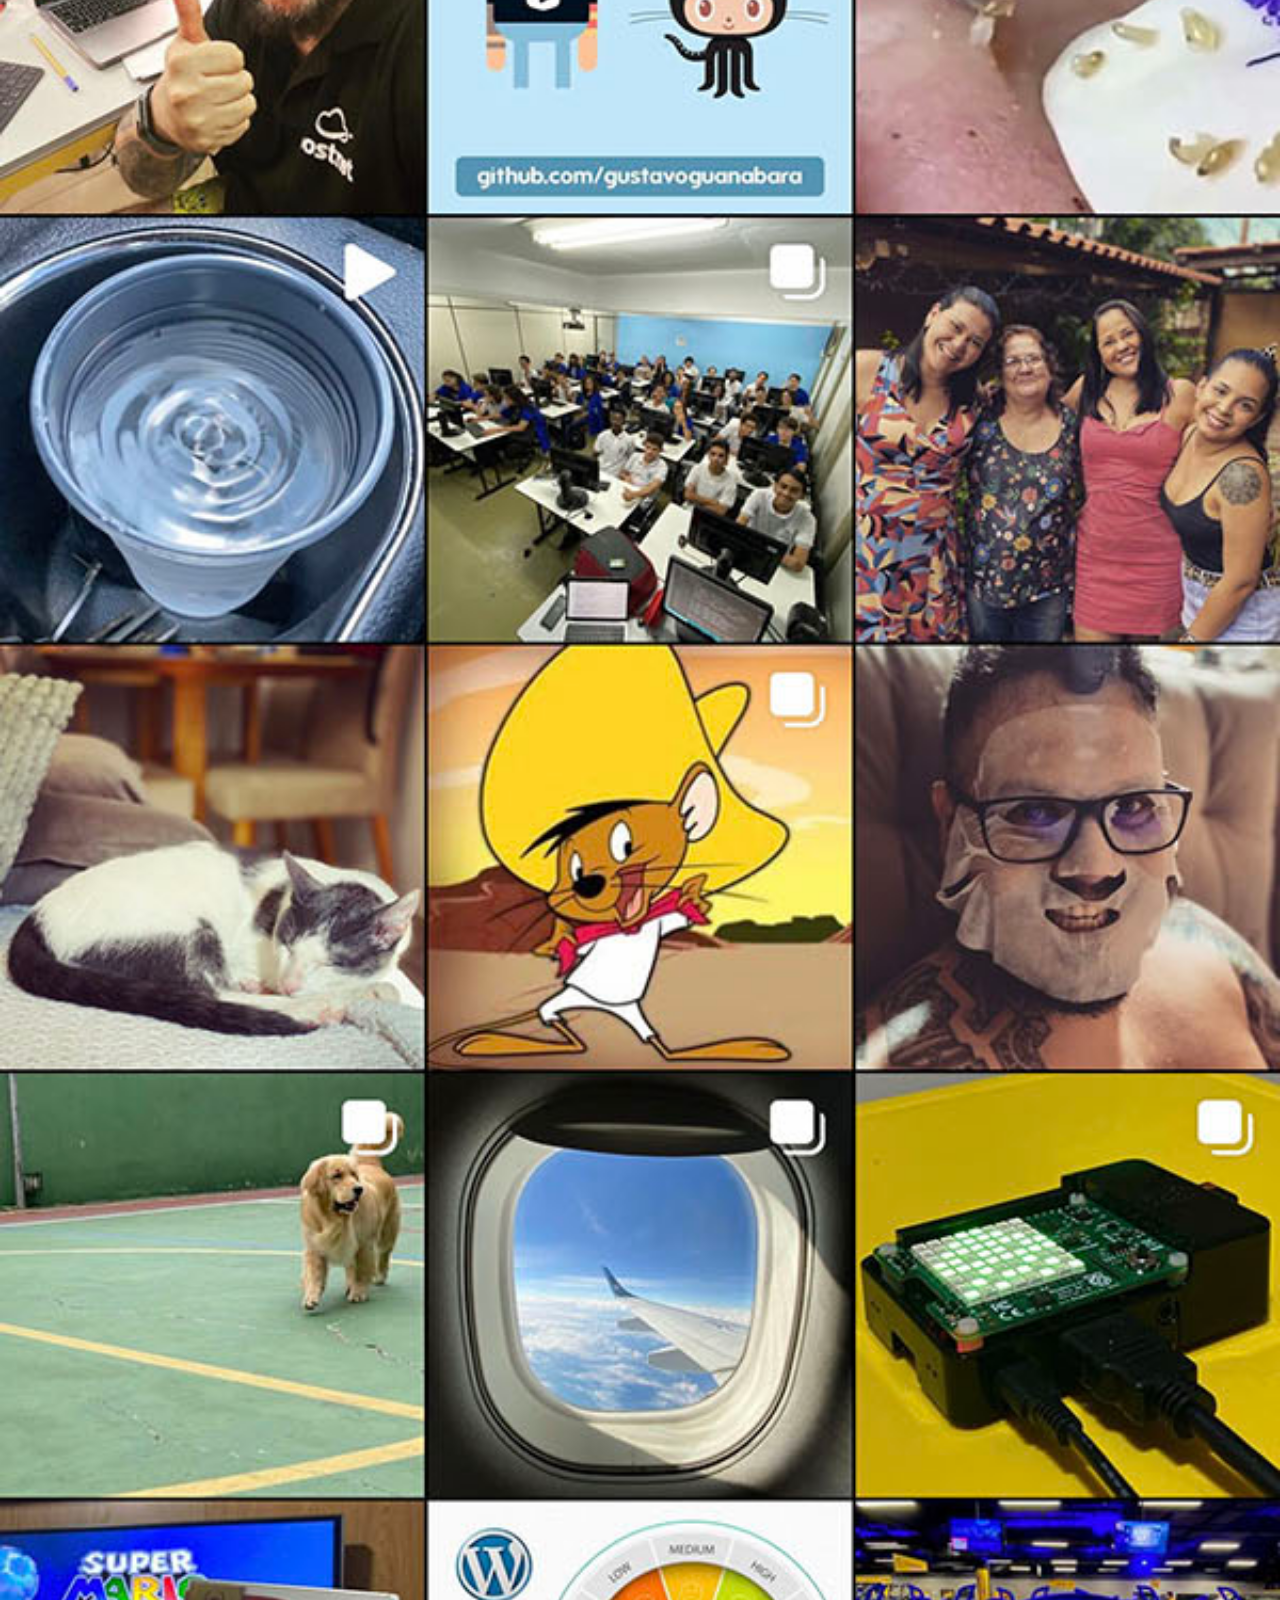
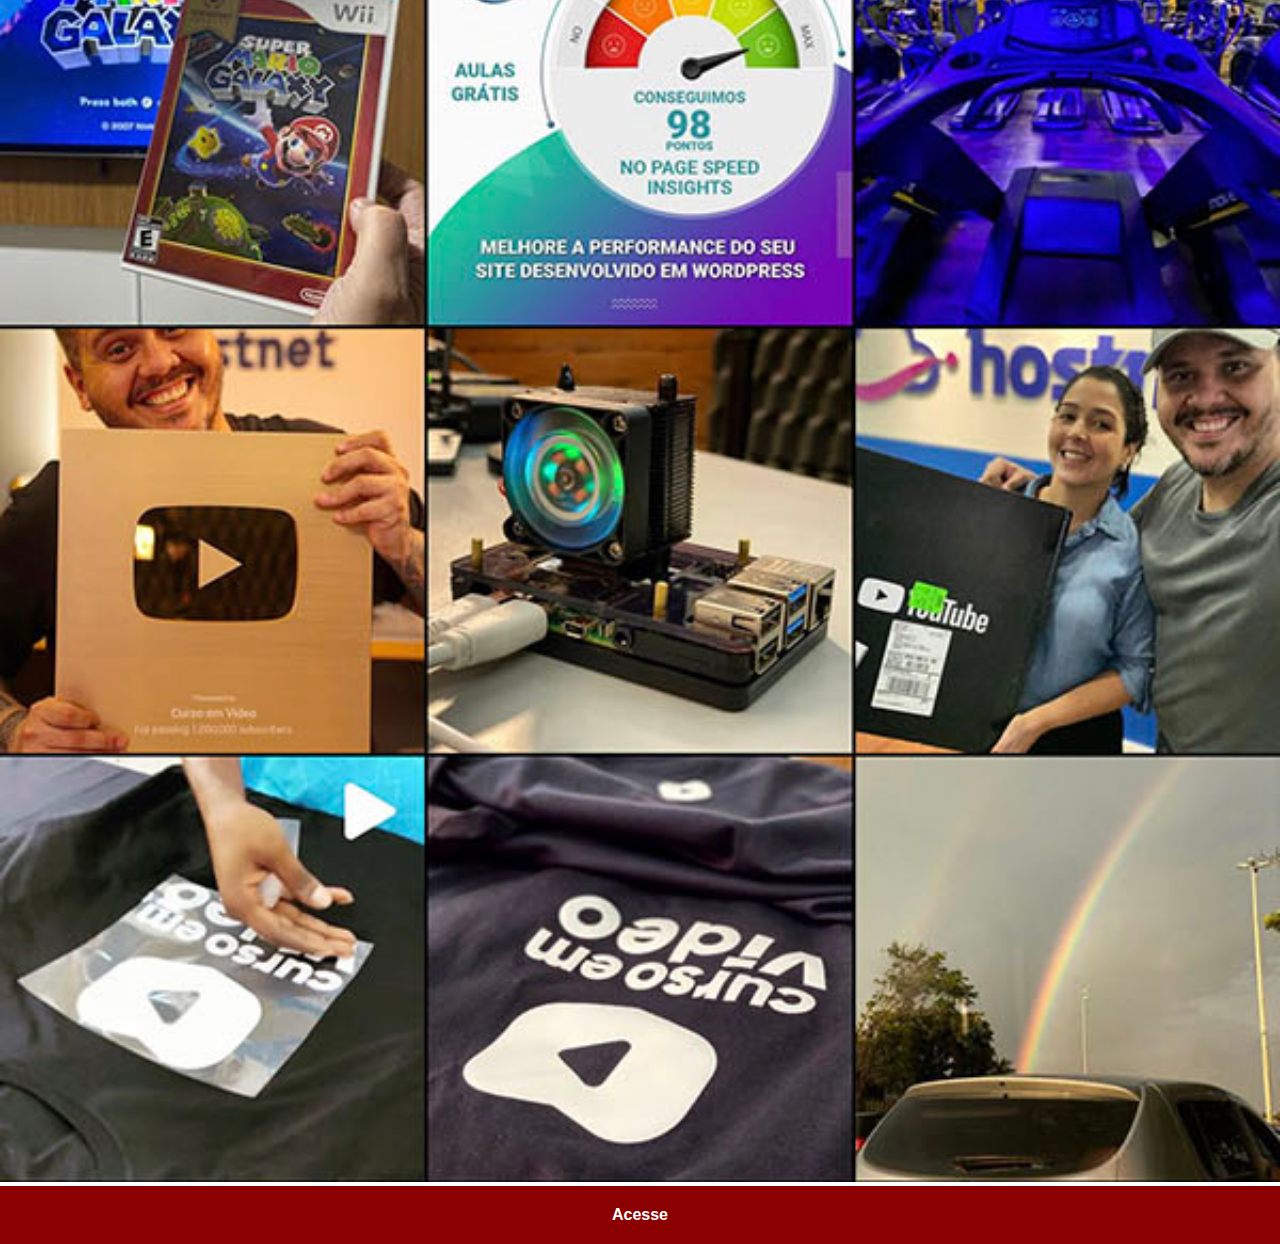
<file: instagram.html>
<!DOCTYPE html>
<html lang="pt-br">
<head>
    <meta charset="UTF-8">
    <meta name="viewport" content="width=device-width, initial-scale=1.0">
    <title>Instagram</title>
    <link rel="stylesheet" href="estilos/social.css">
</head>
<body>
    <img src="img-fav/imagens/tela-instagram.jpg" alt="instagram">
    <a href="https://www.instagram.com/debysalmeidaa/" target="_blank">Acesse</a>
</body>
</html>
</file>
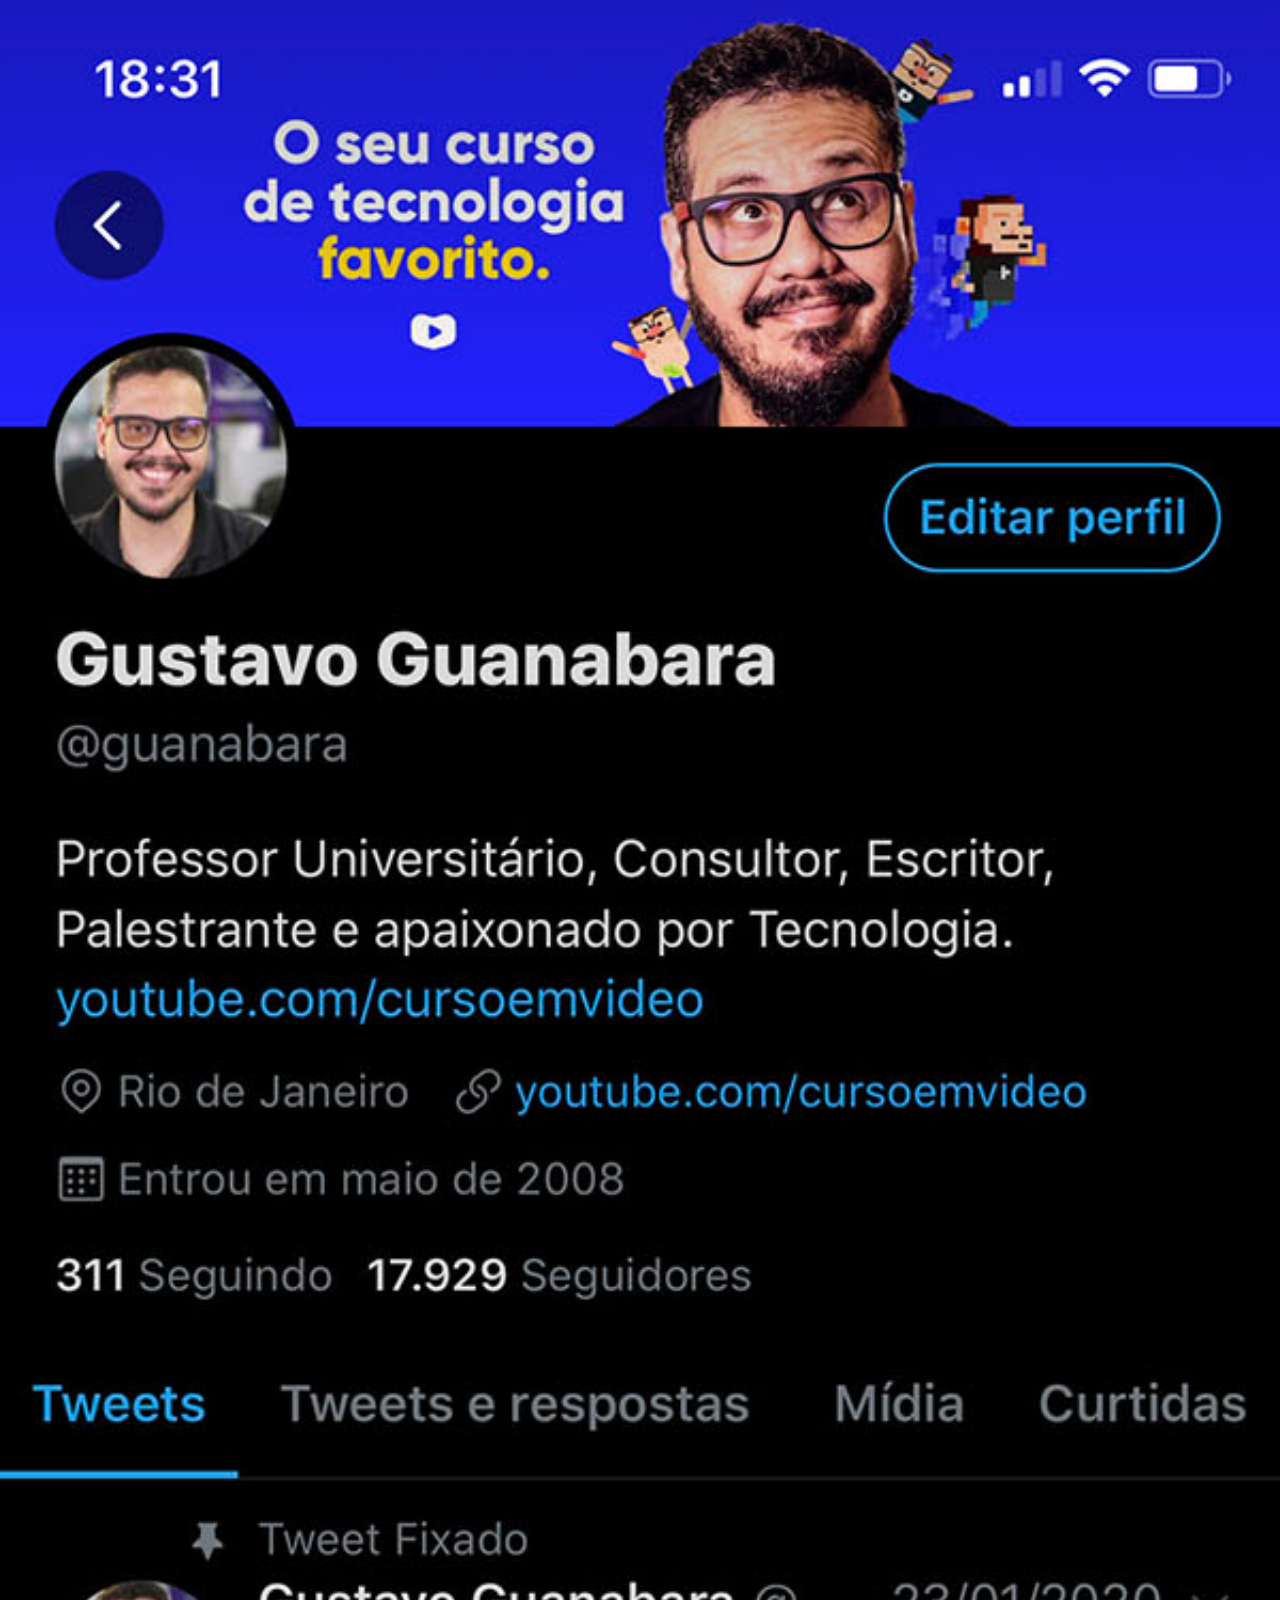
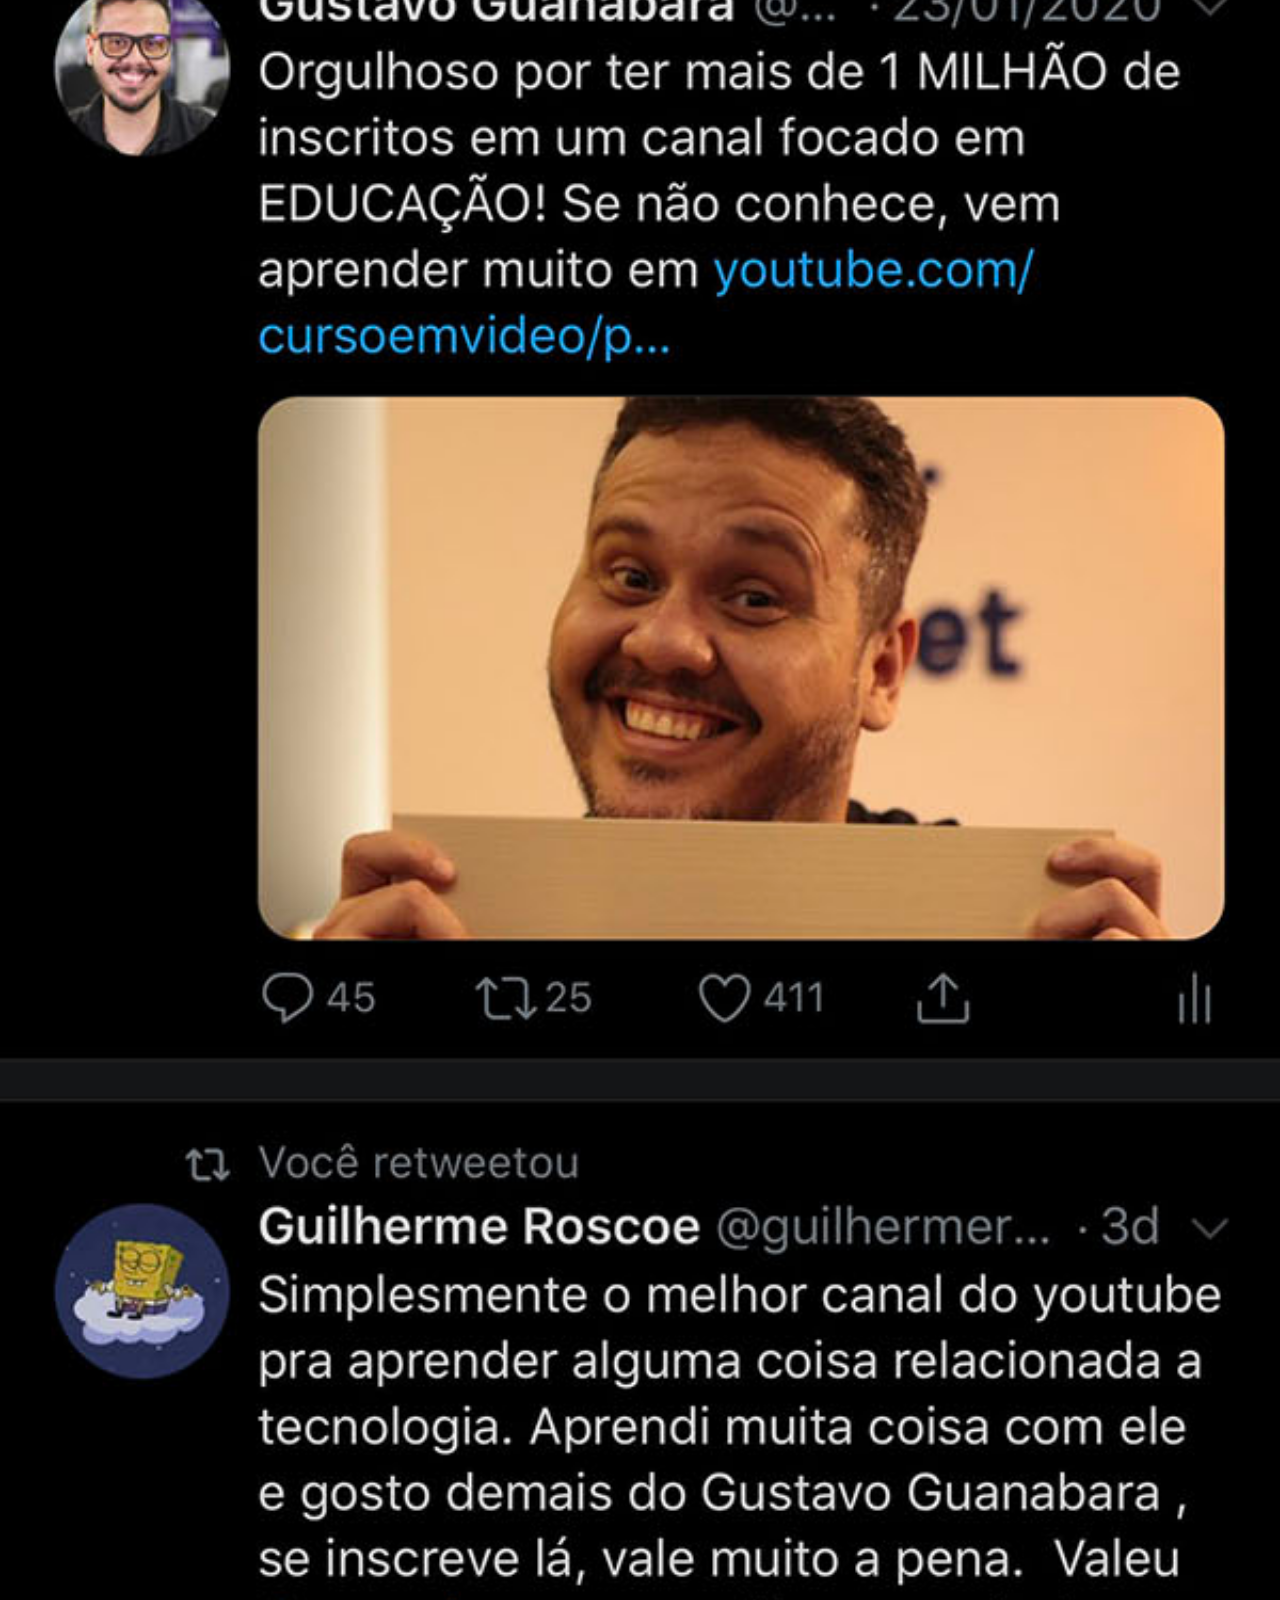
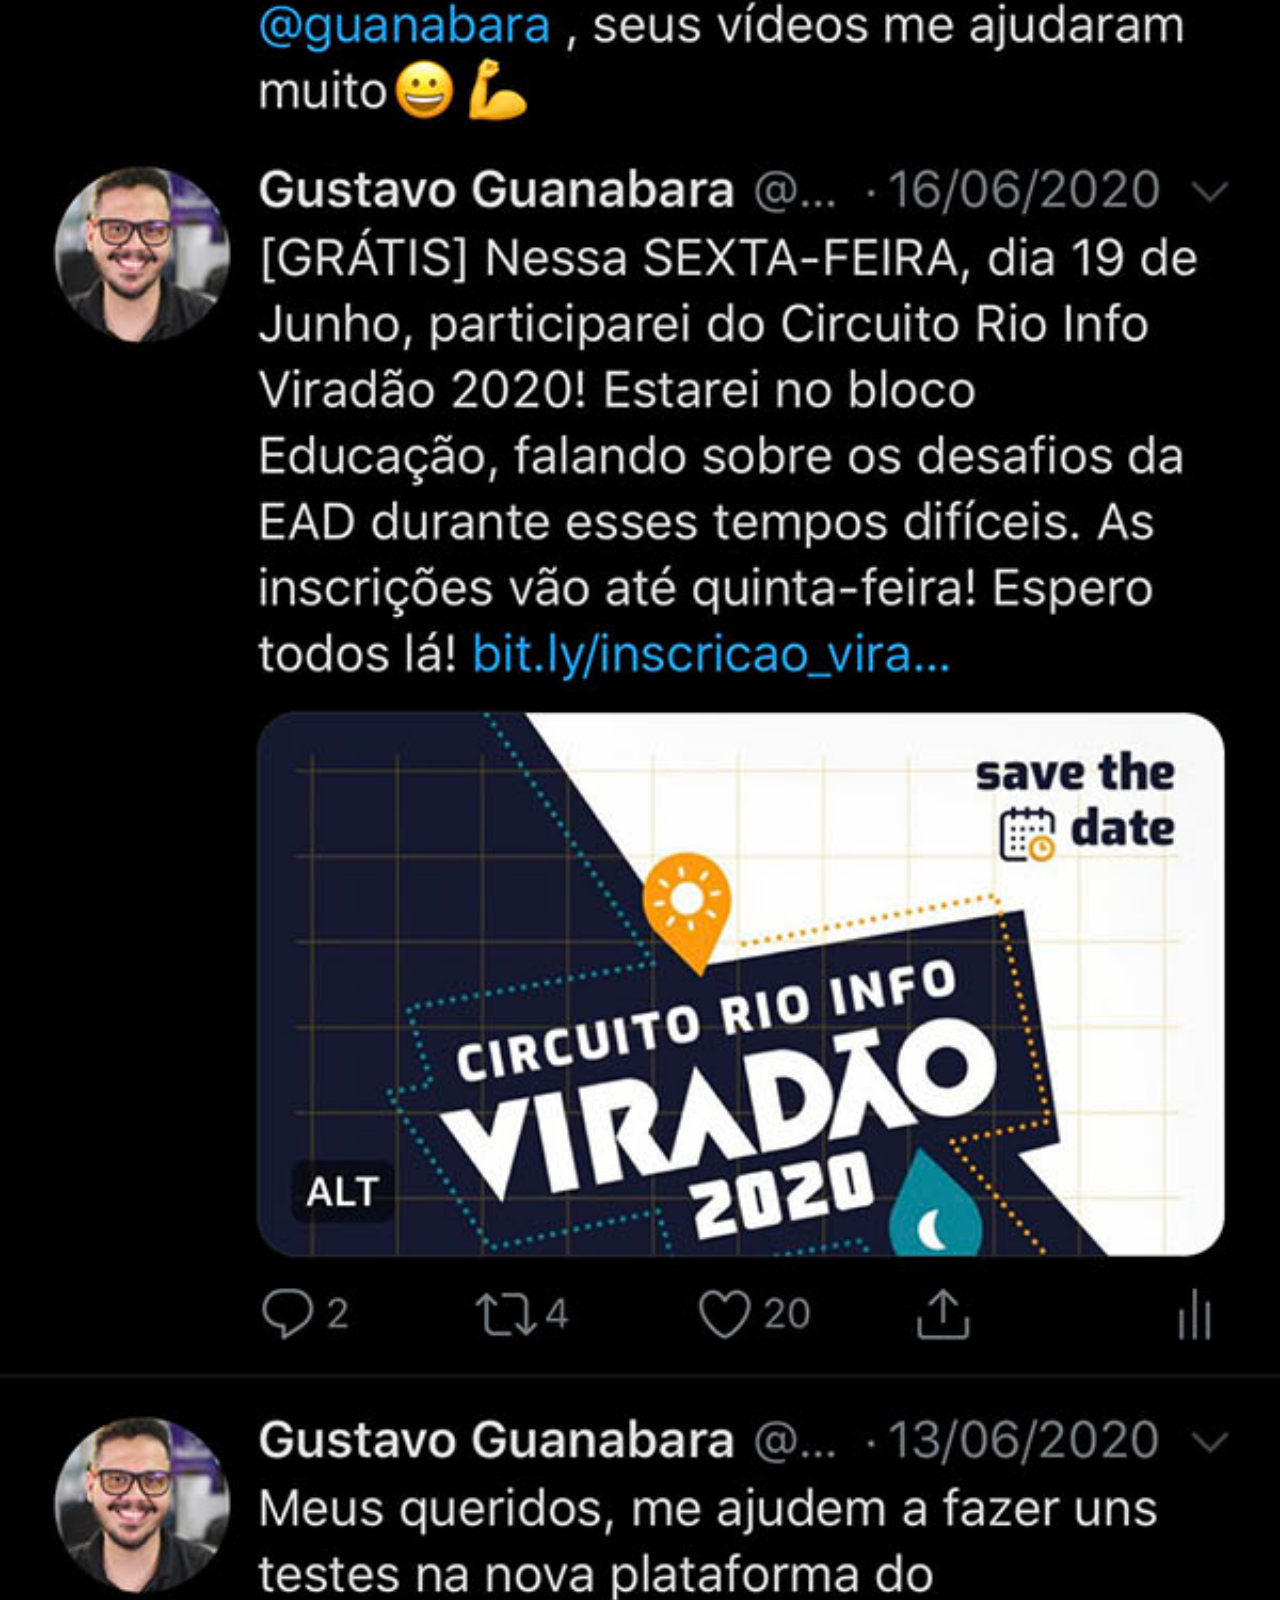
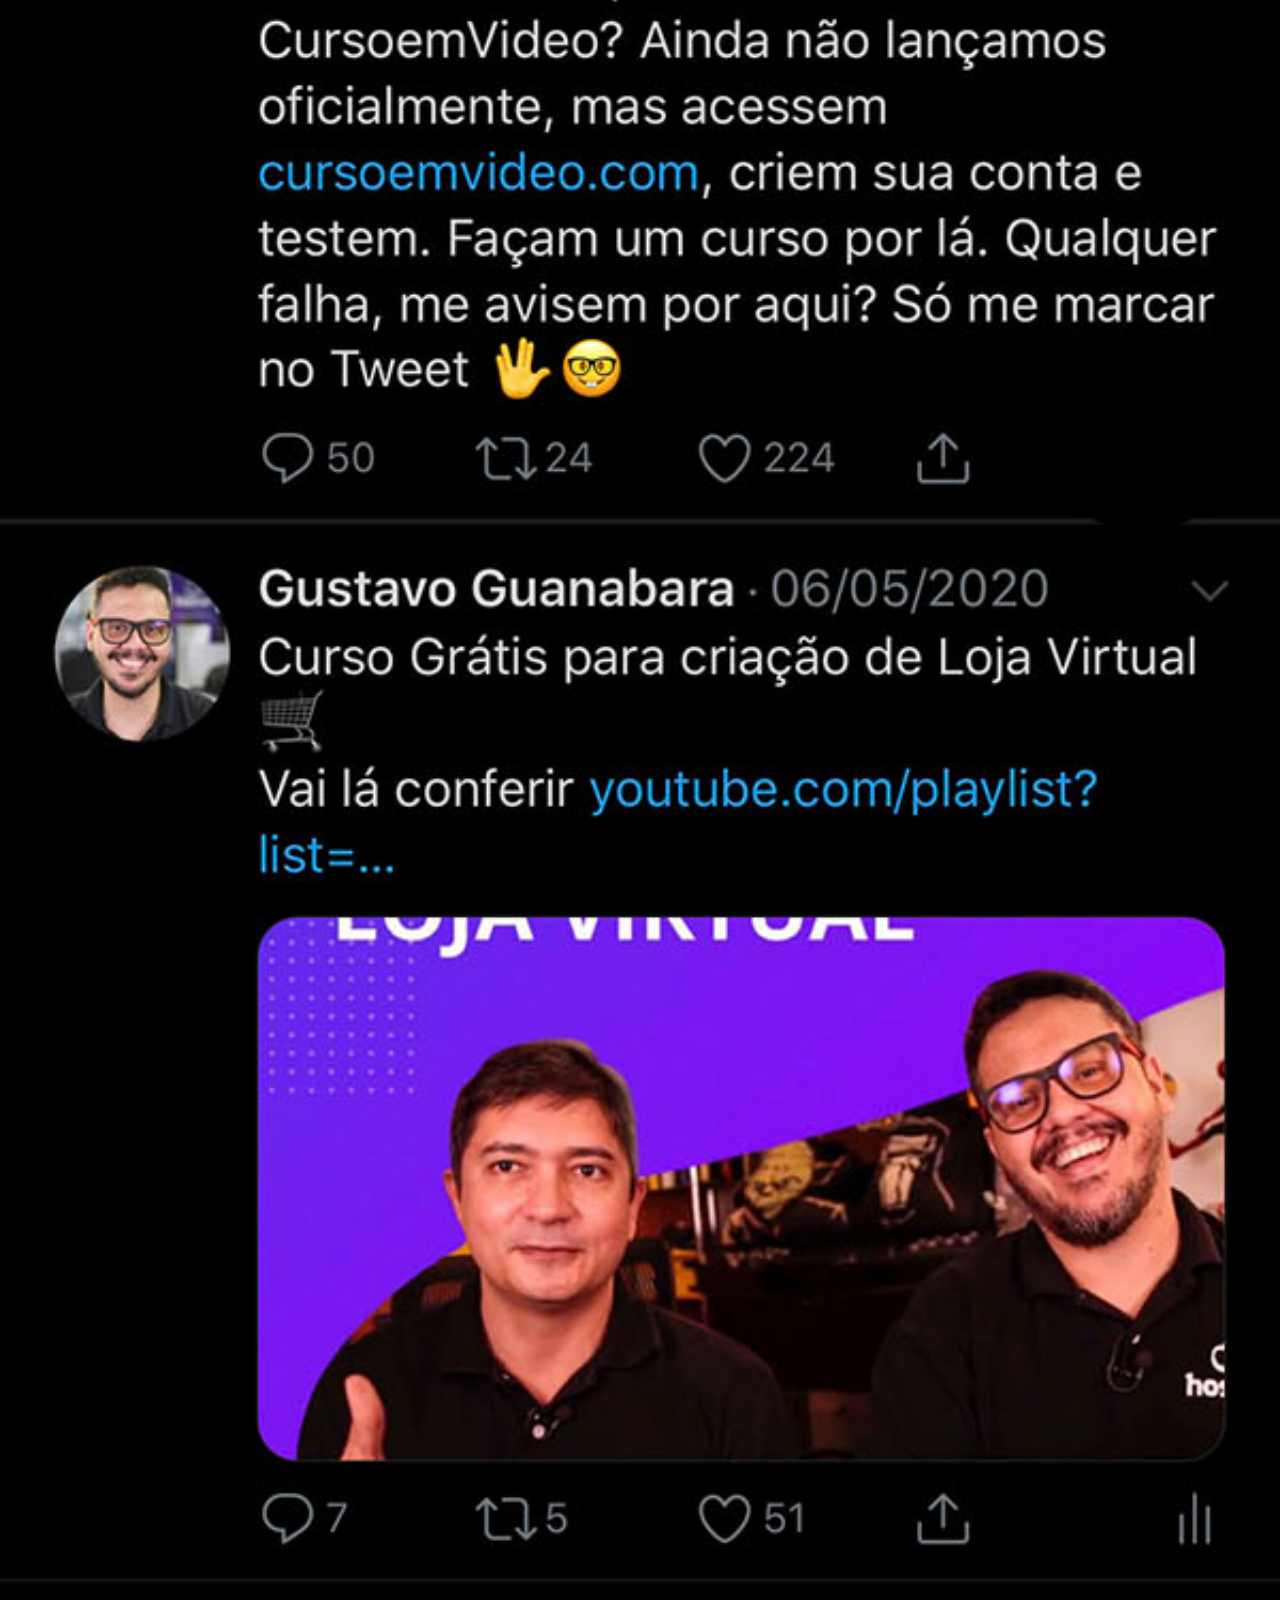
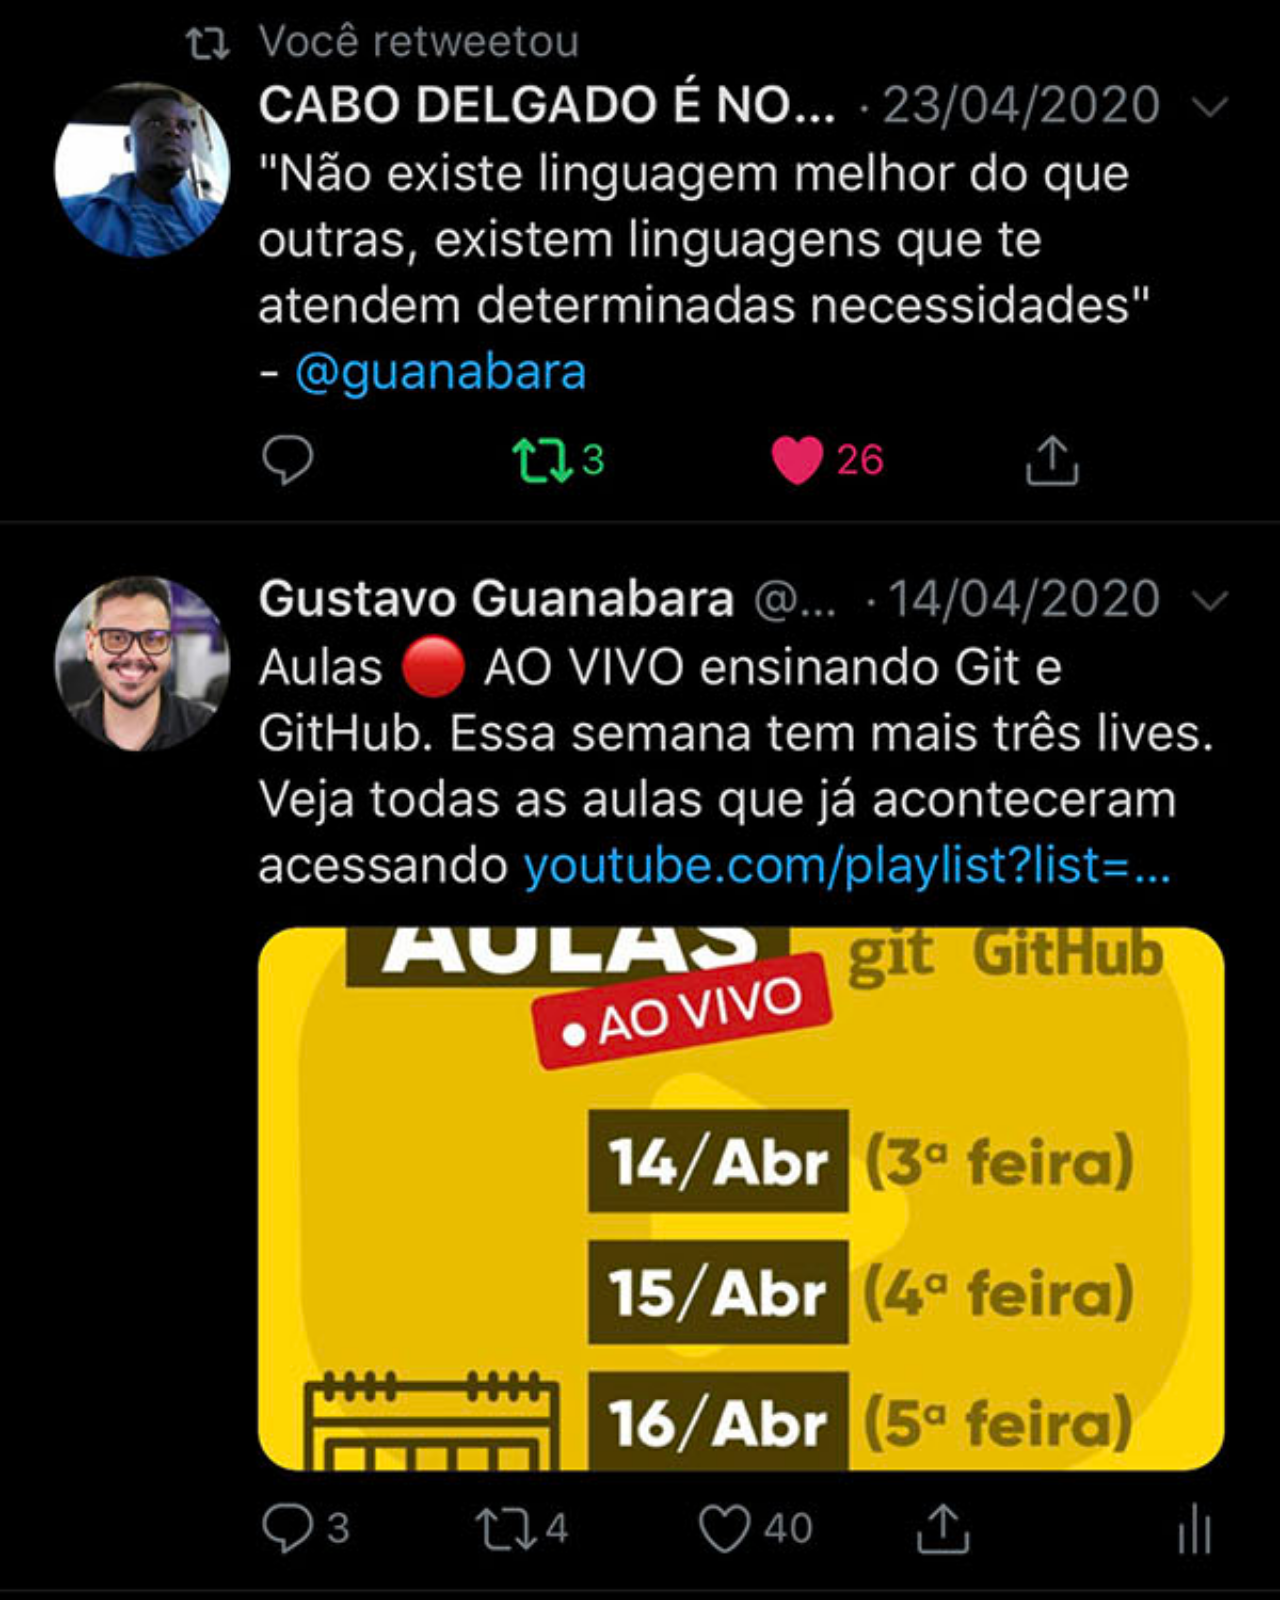
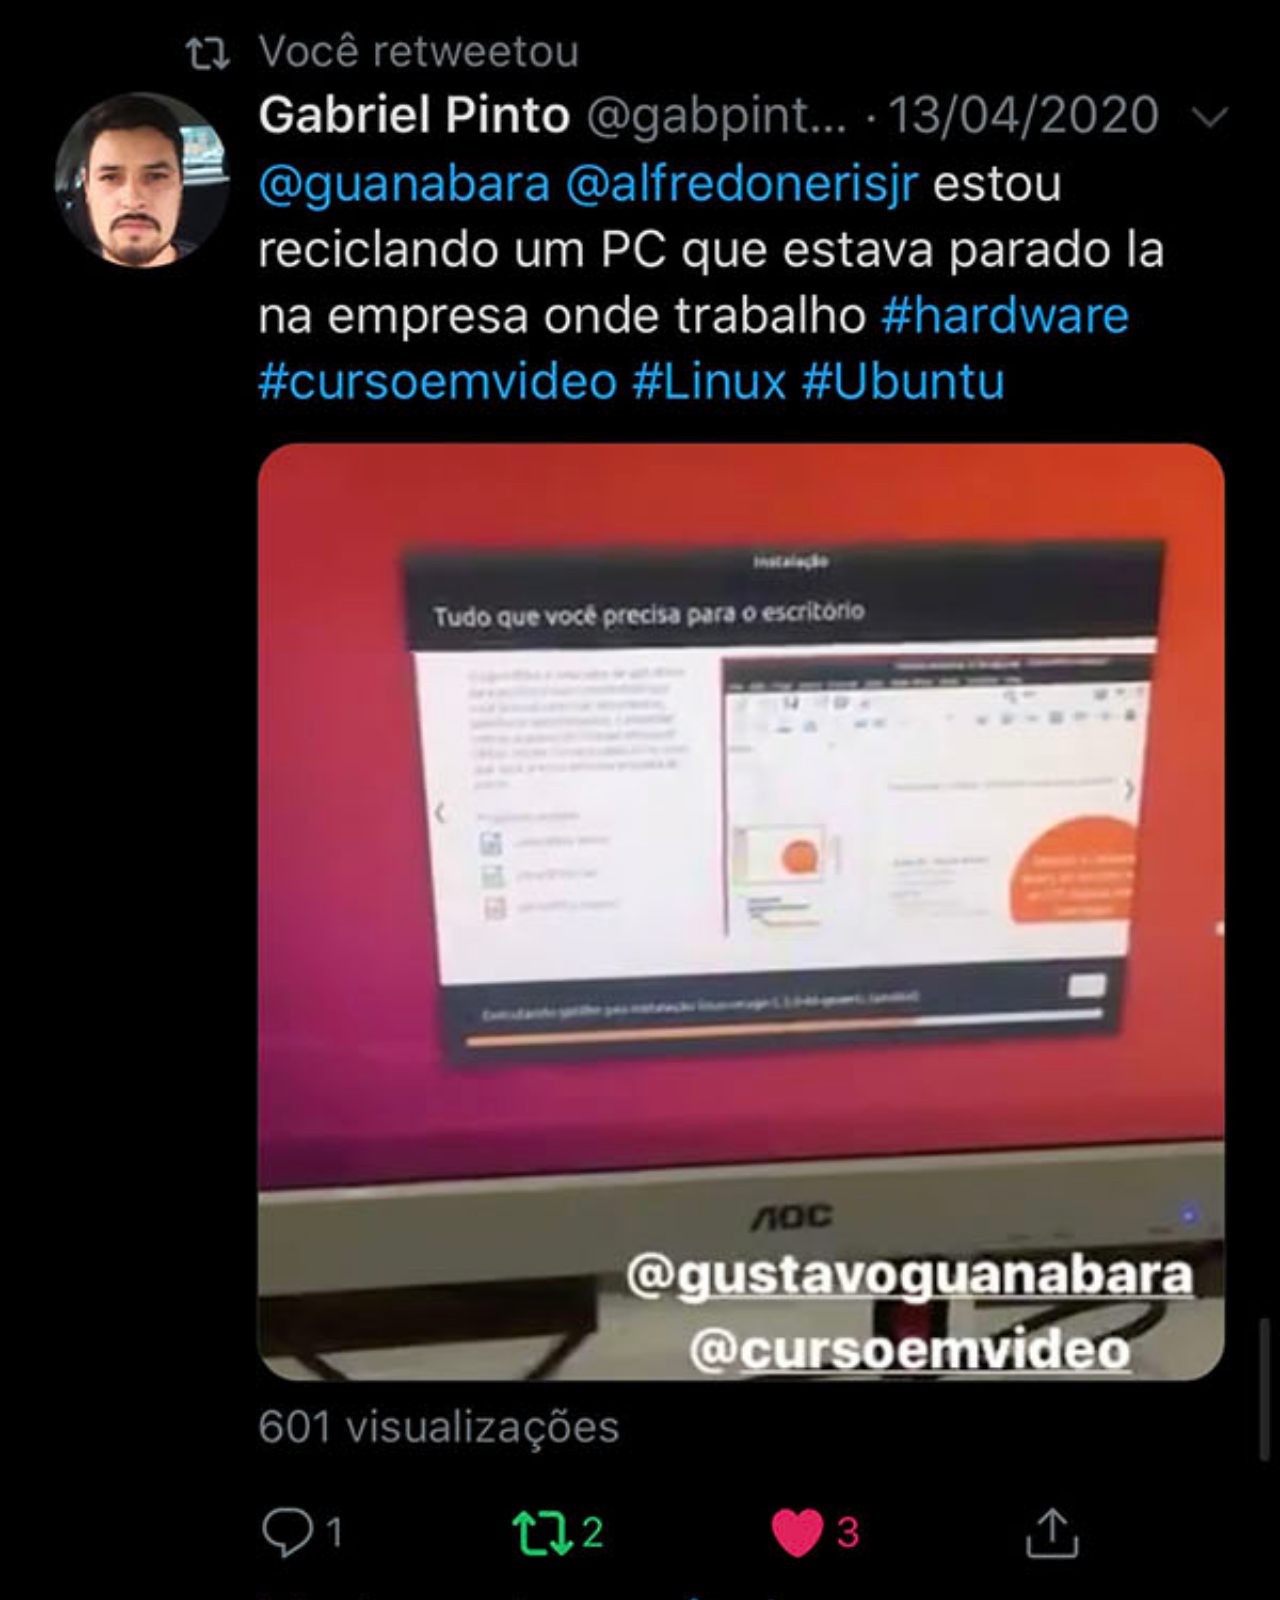
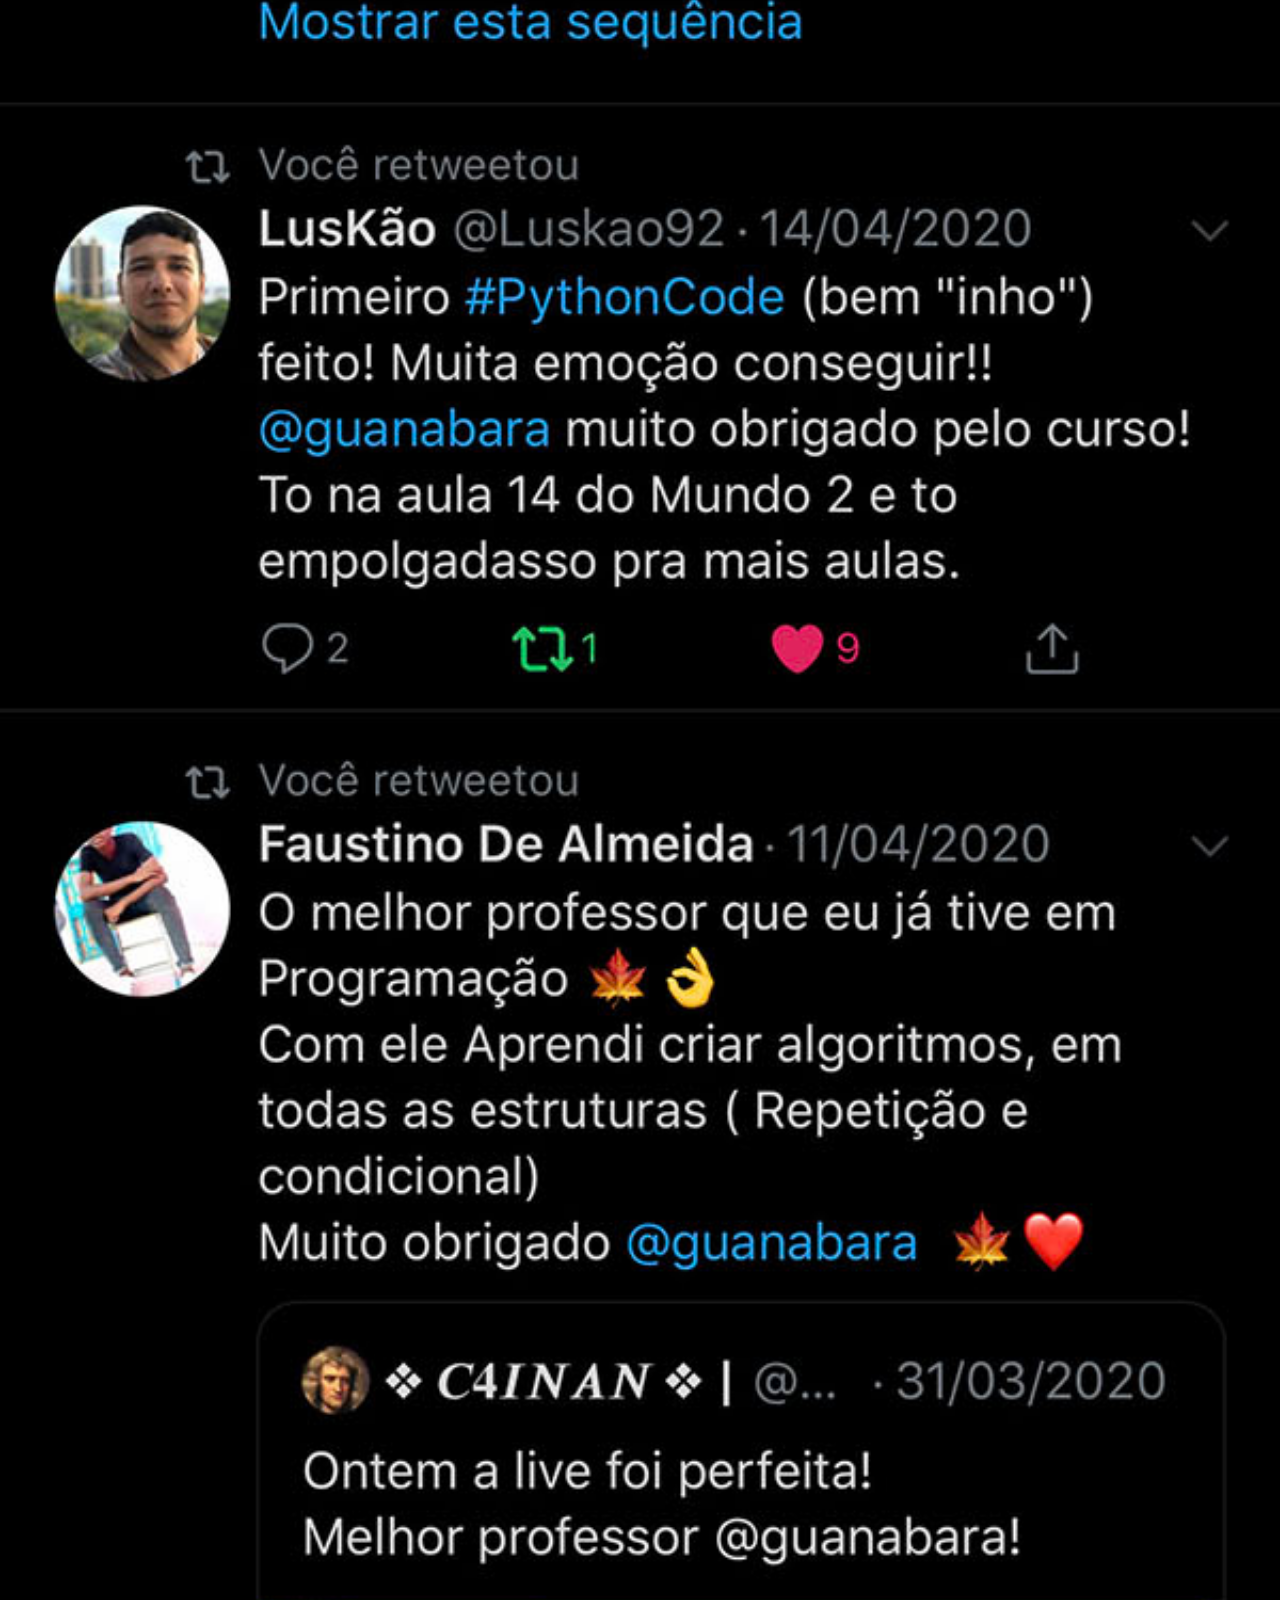
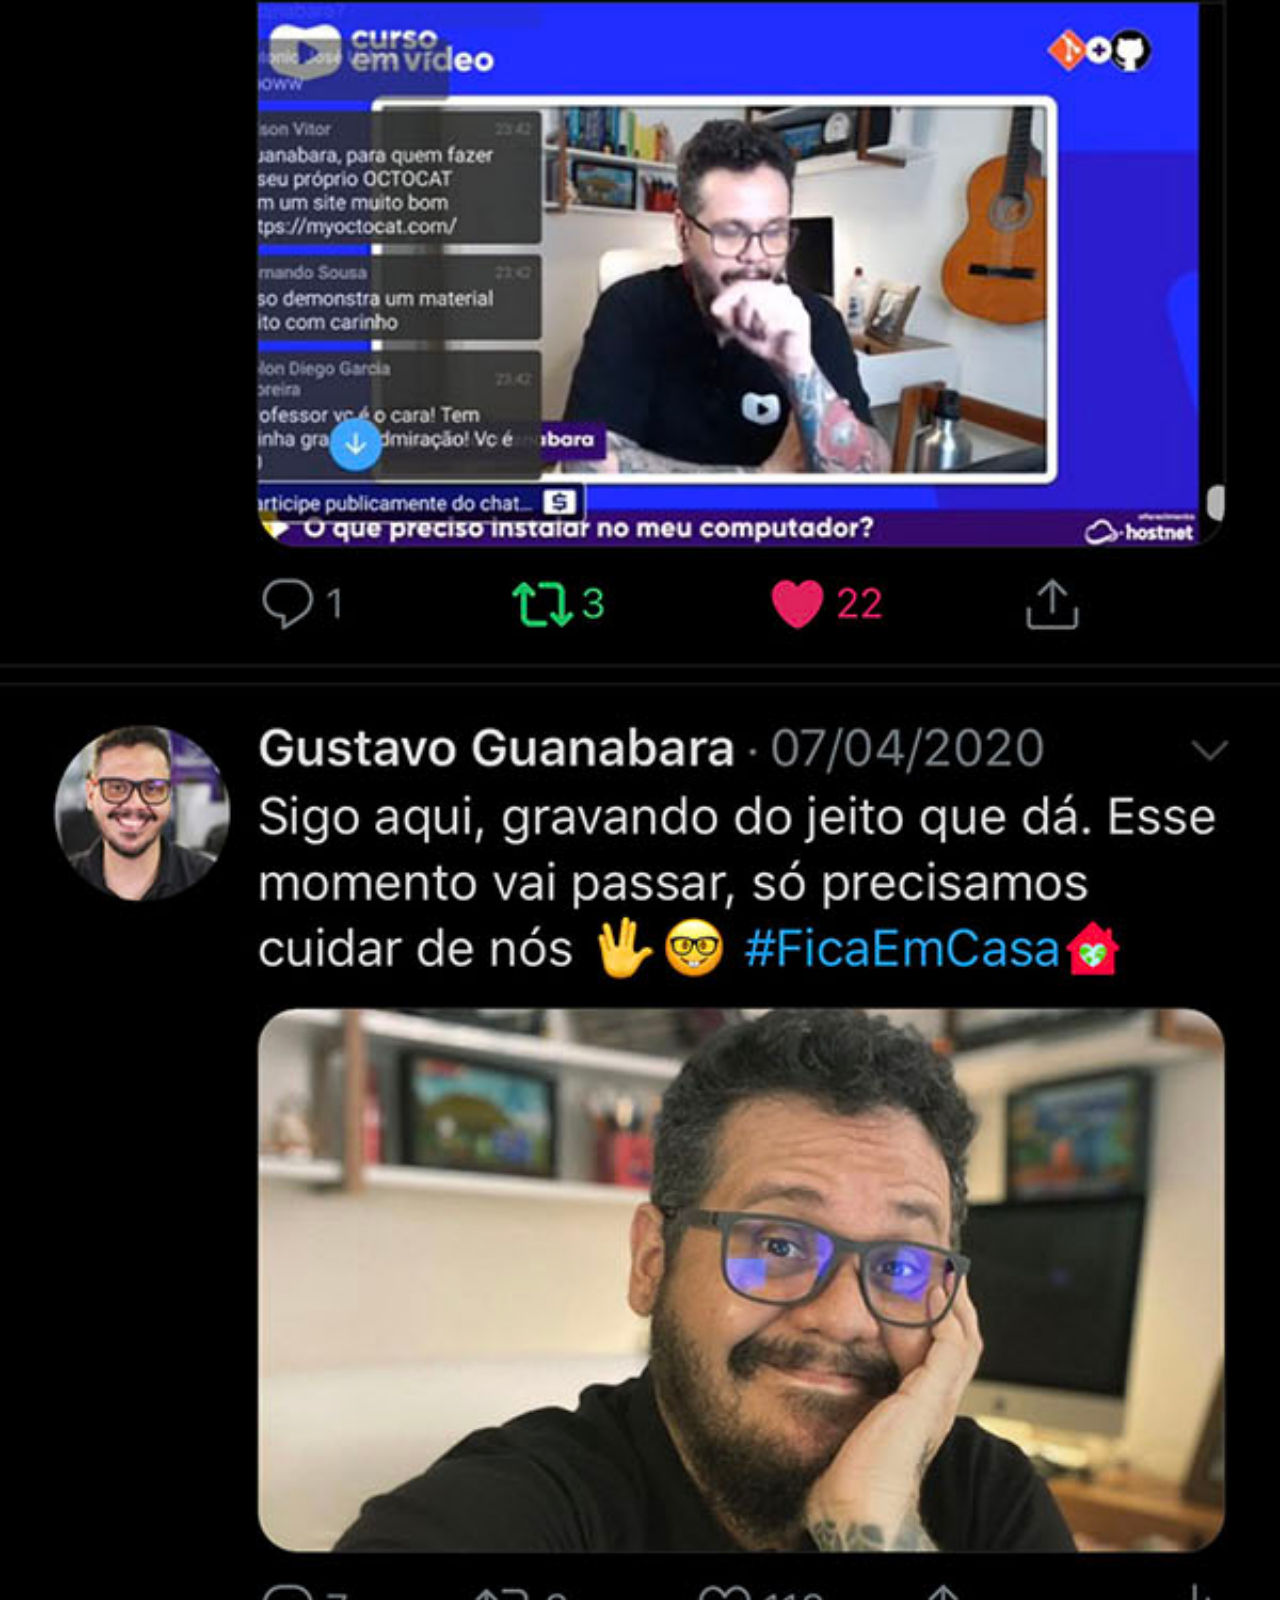
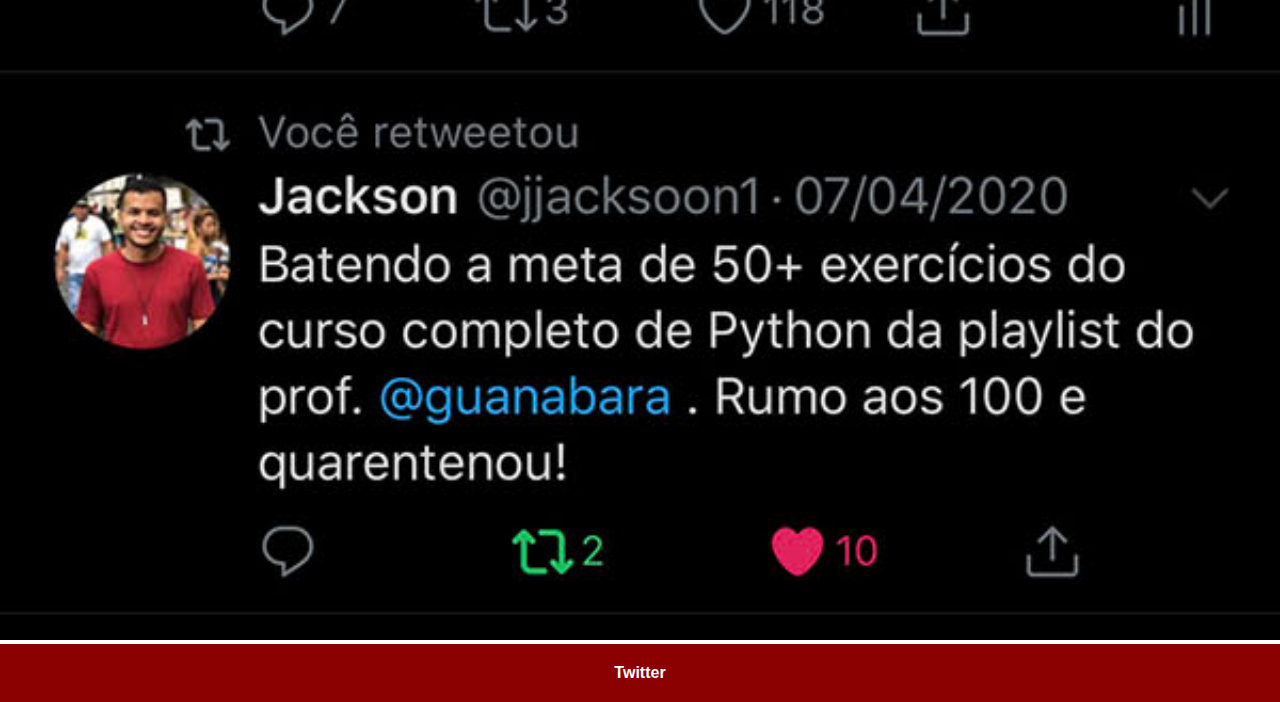
<file: x.html>
<!DOCTYPE html>
<html lang="pt-br">
<head>
    <meta charset="UTF-8">
    <meta name="viewport" content="width=device-width, initial-scale=1.0">
    <title>Xwitter</title>
    <link rel="stylesheet" href="estilos/social.css">
</head>
<body>
    <img src="img-fav/imagens/tela-twitter.jpg" alt="Twitter">
    <a href="https://x.com/debysalmeidaa">Twitter</a>
</body>
</html>
</file>
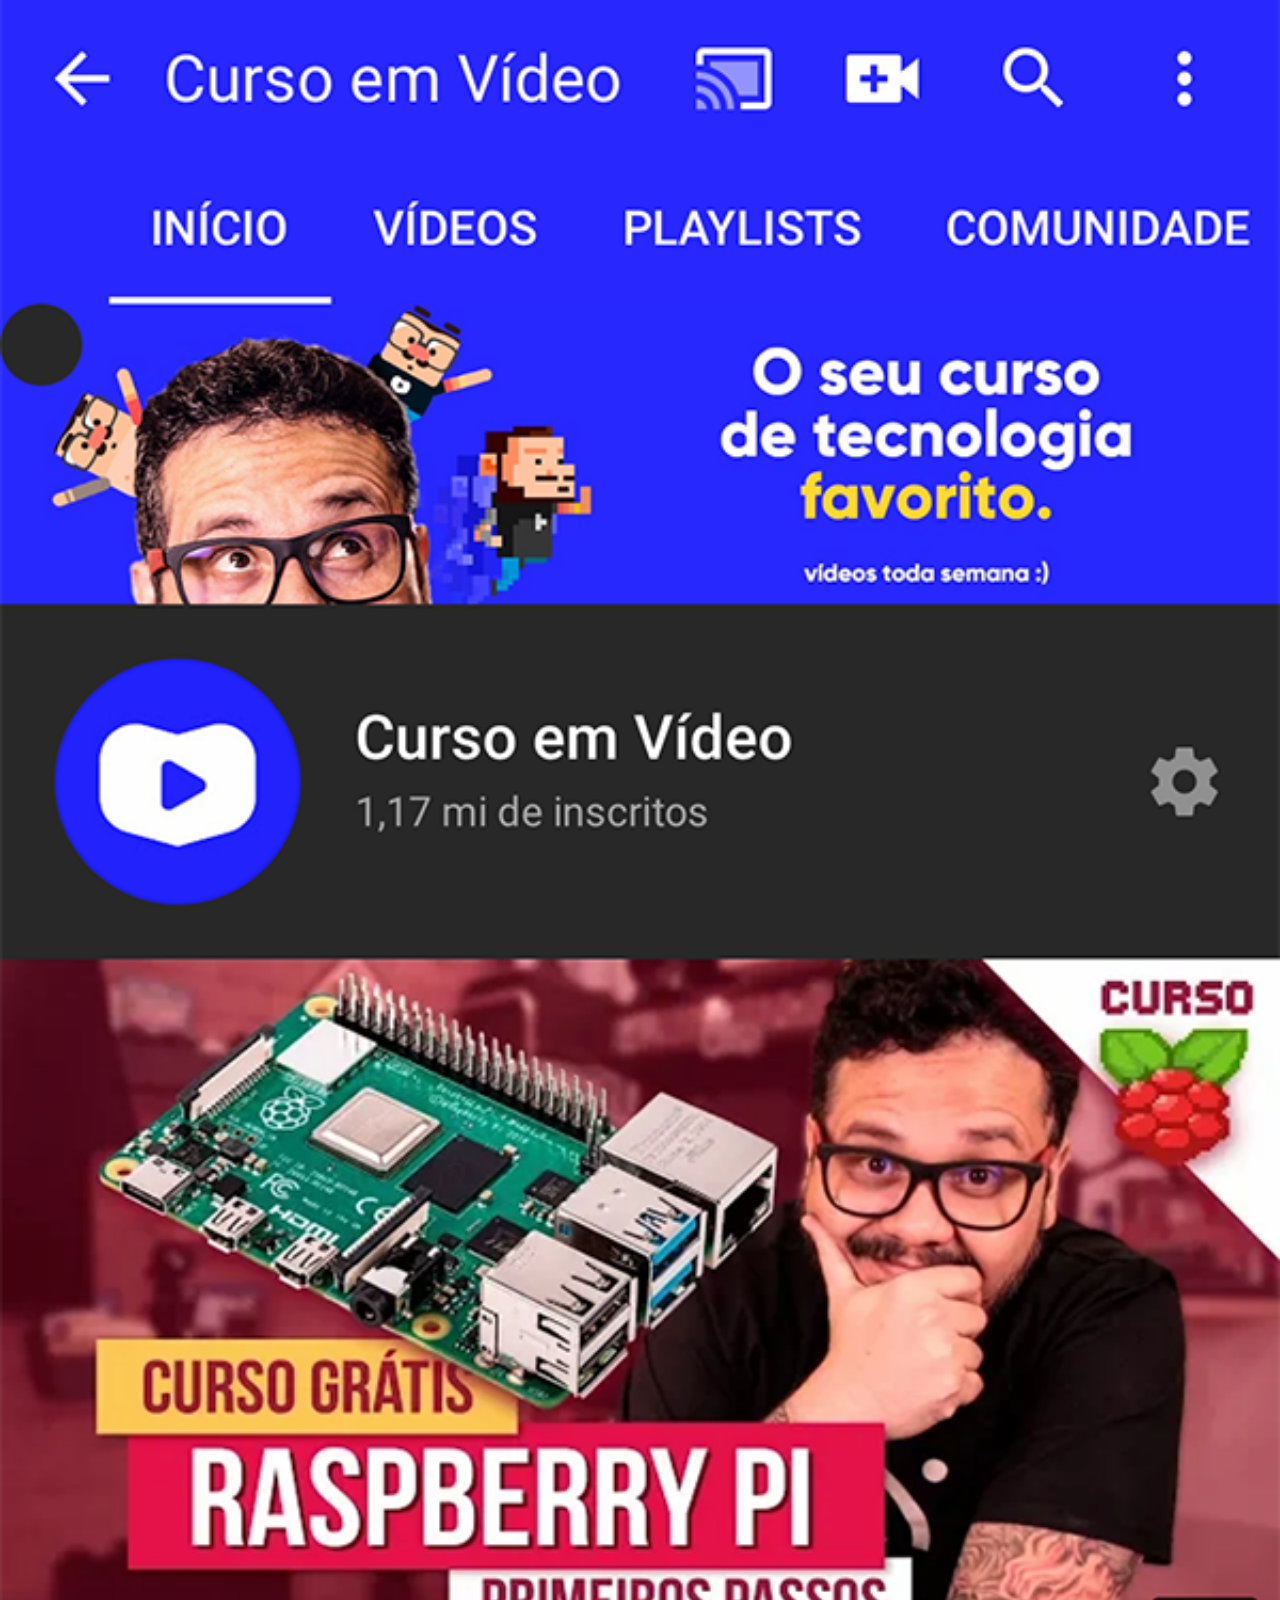
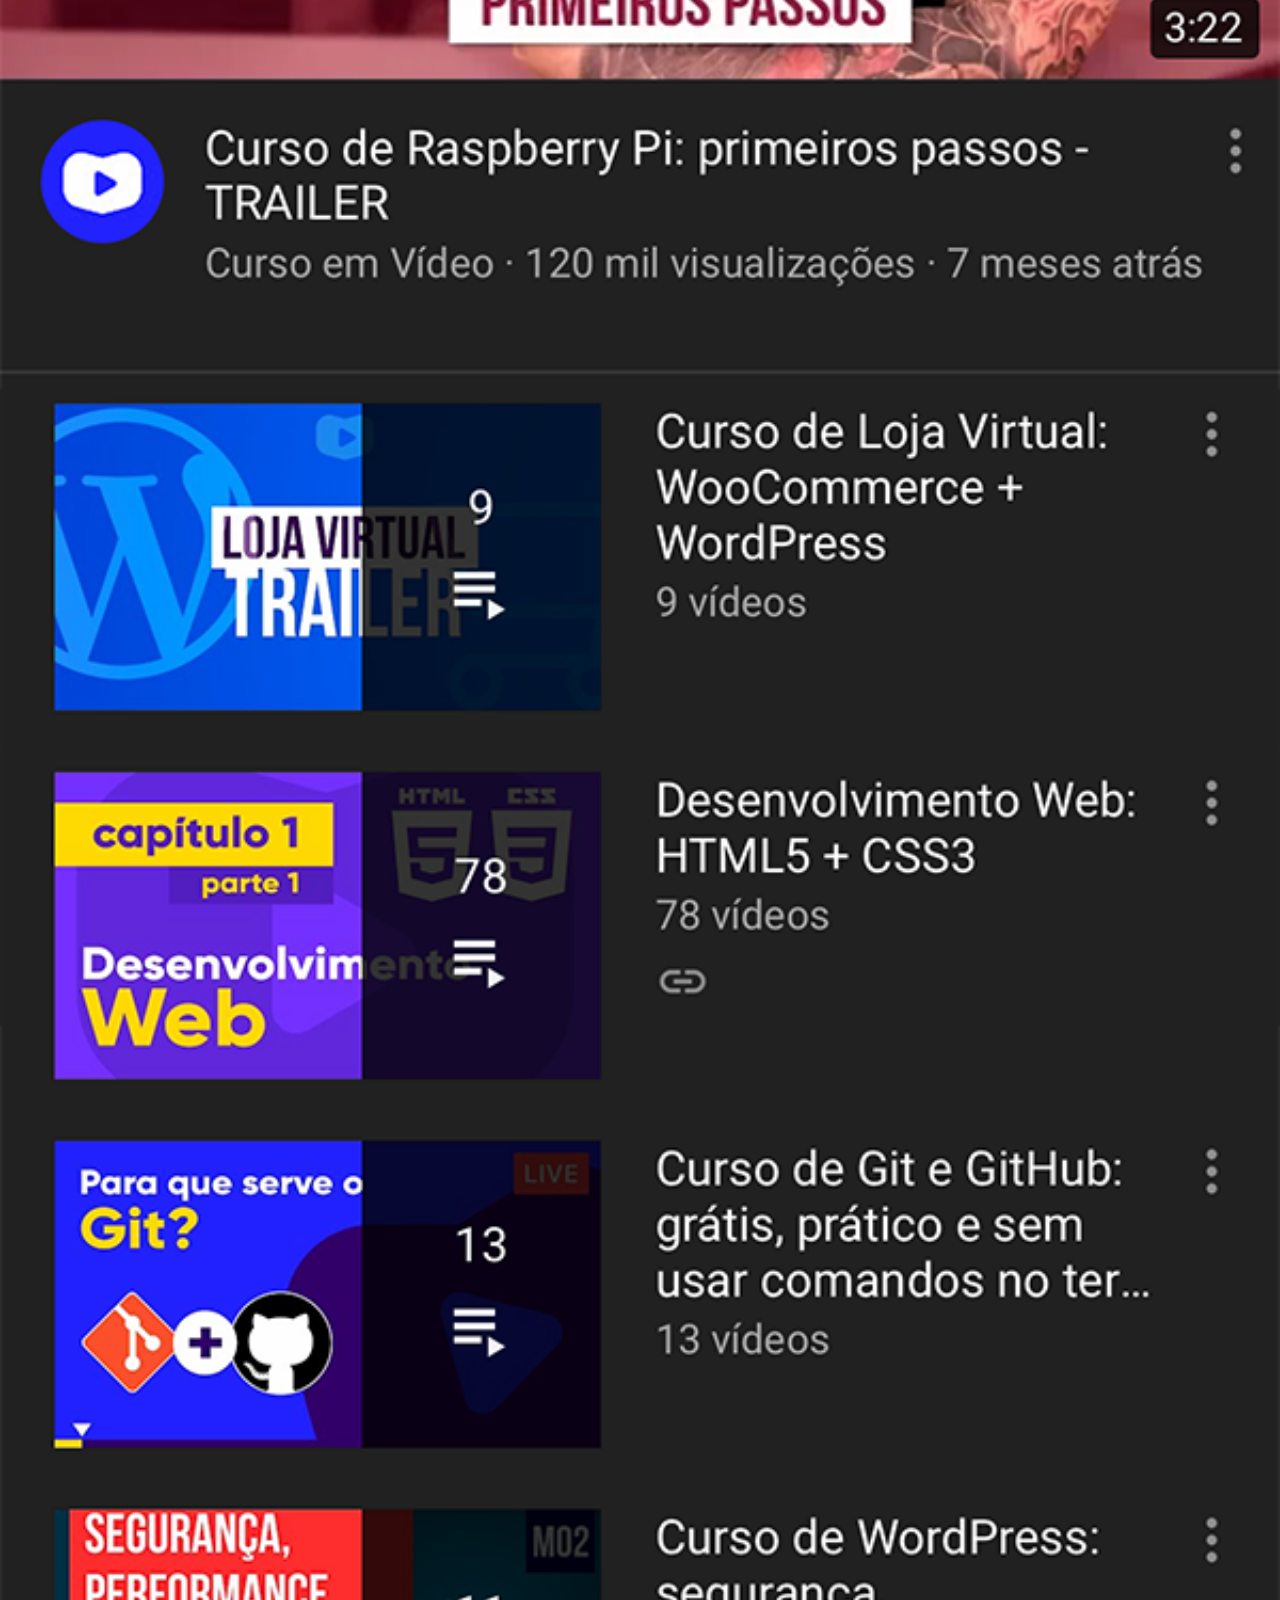
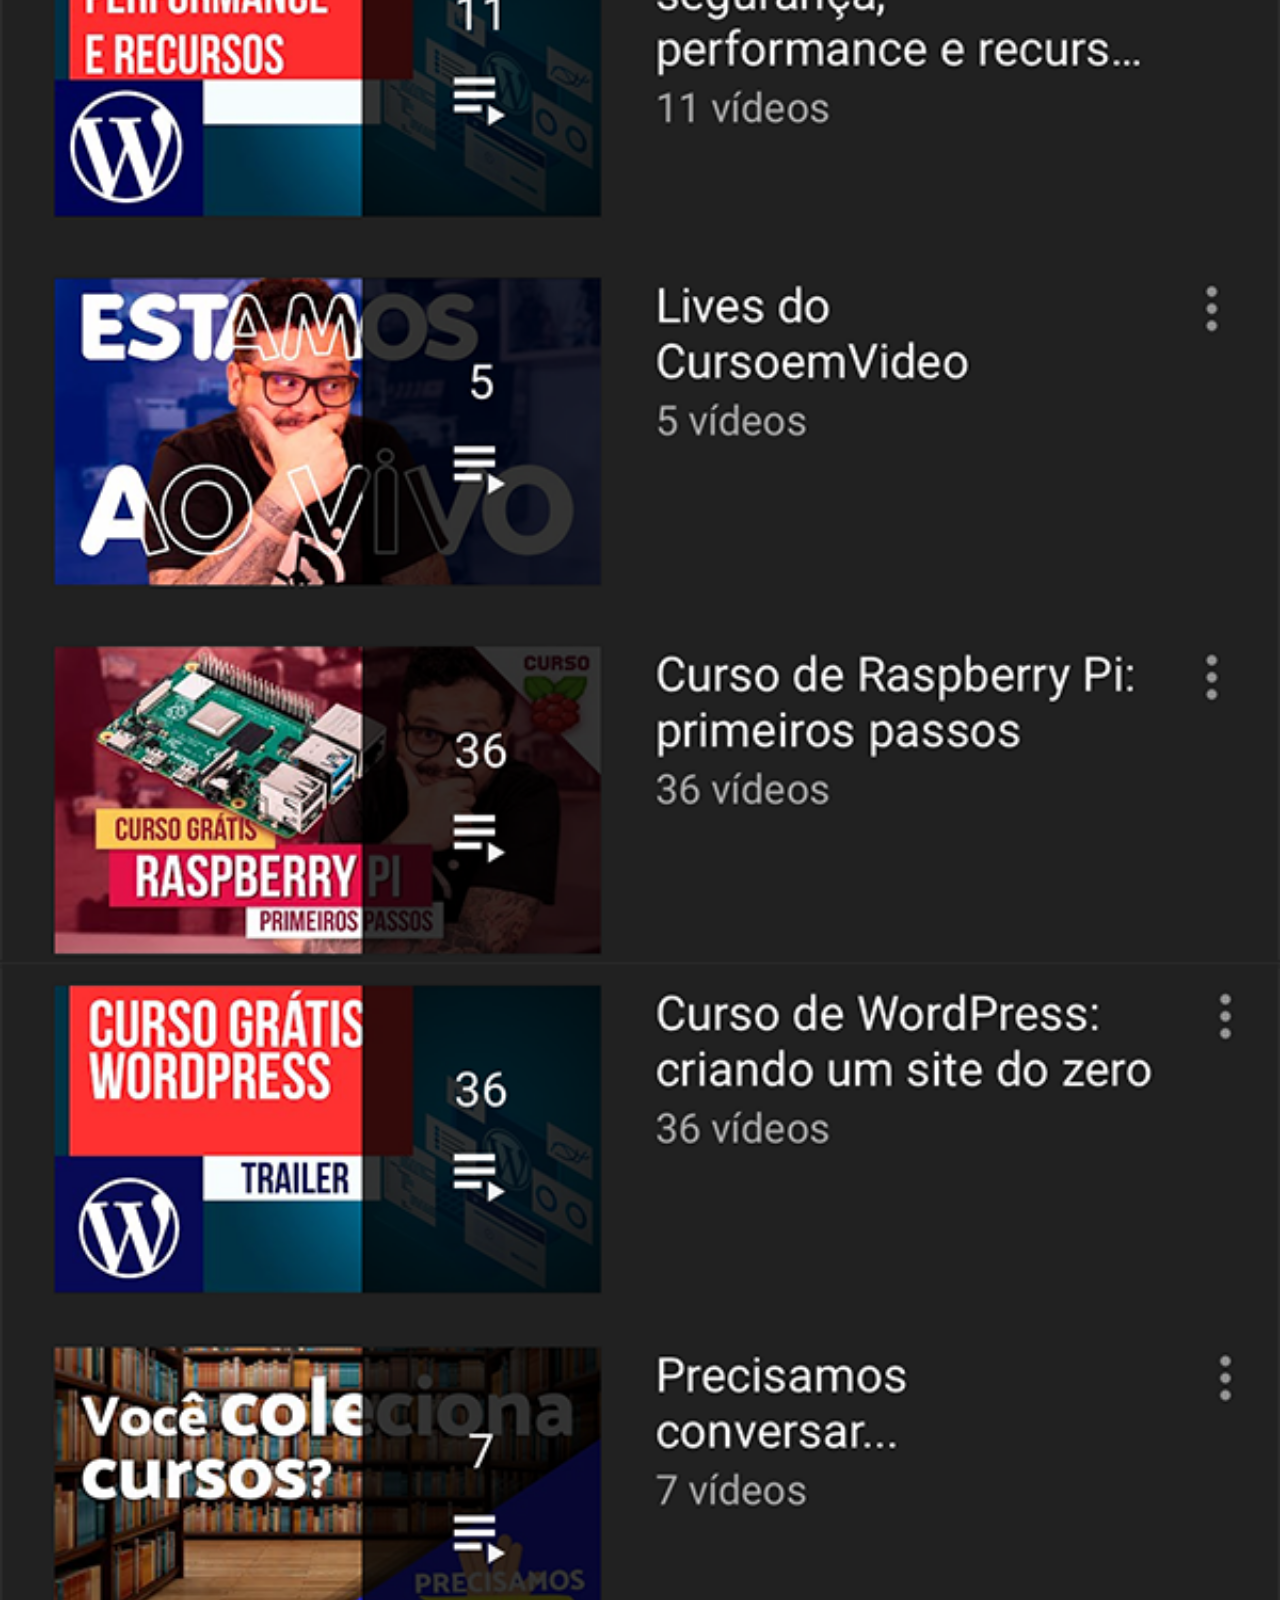
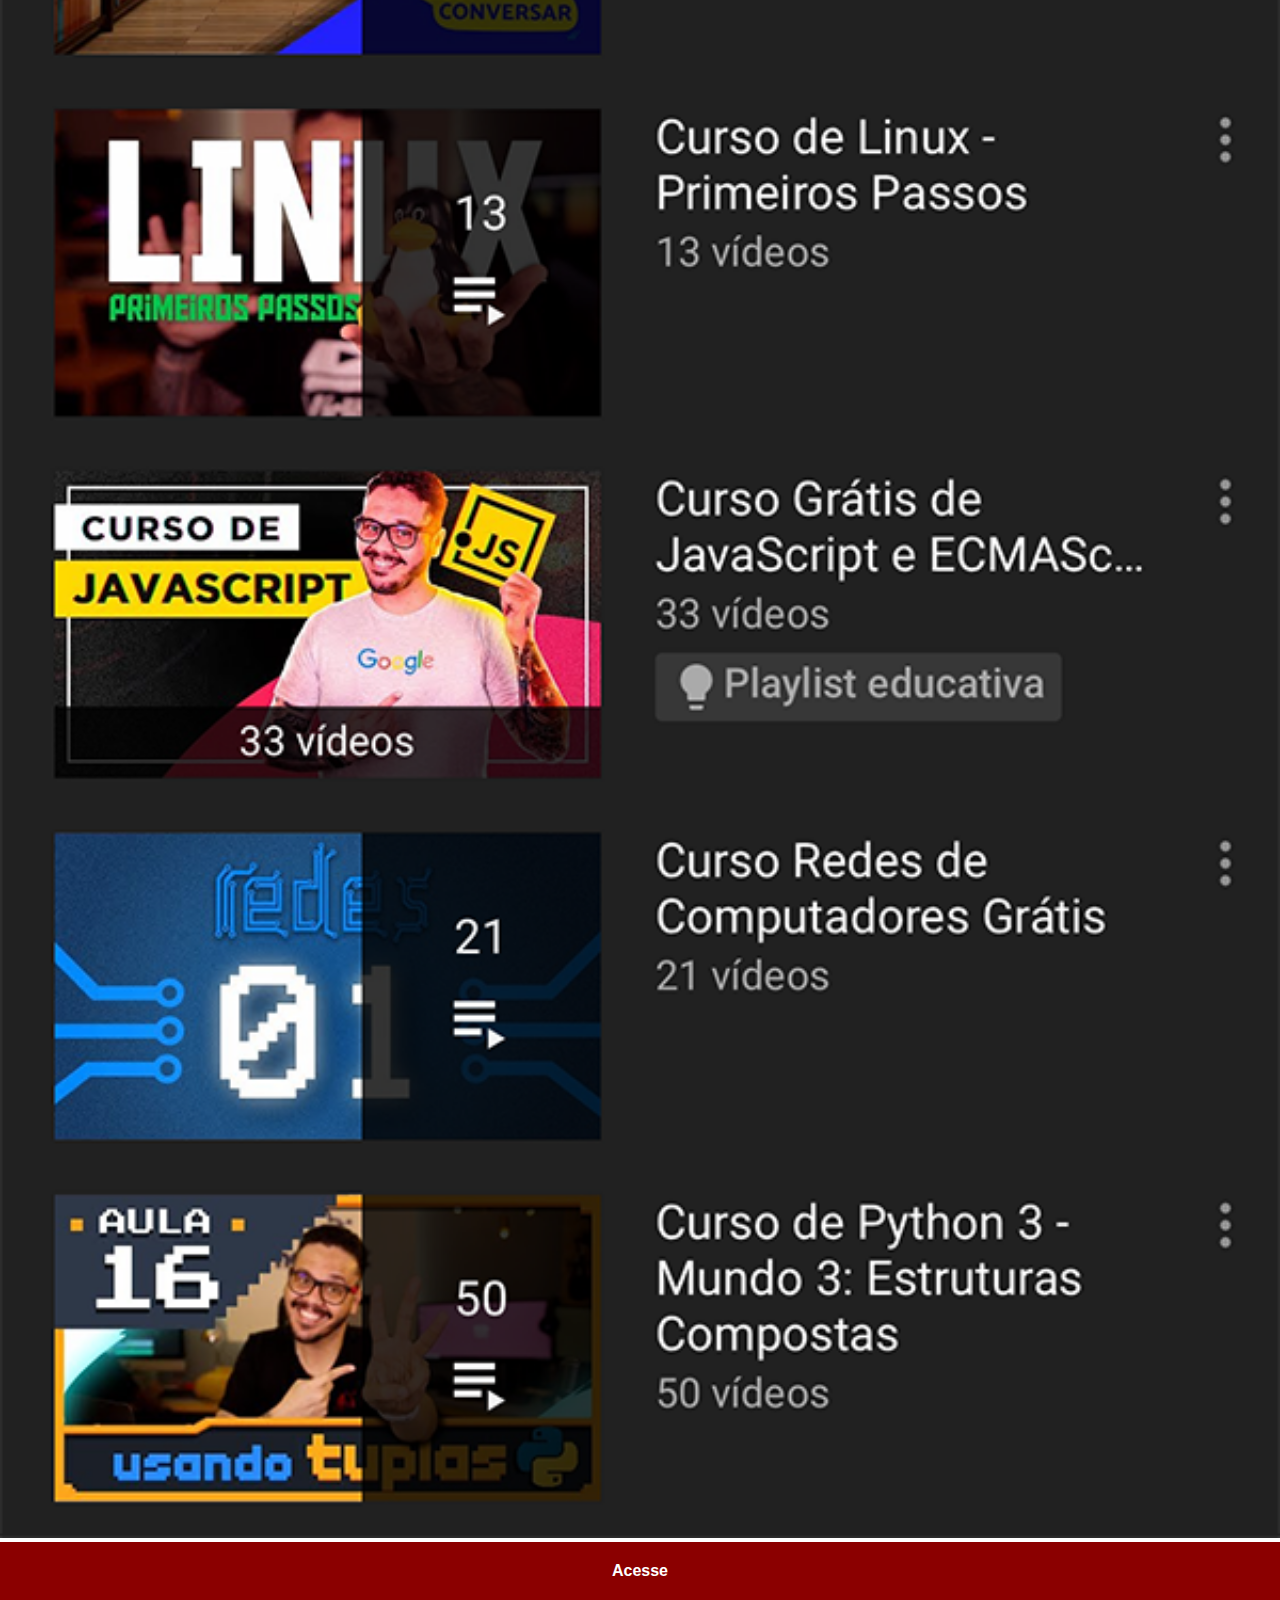
<file: youtube.html>
<!DOCTYPE html>
<html lang="pt-br">
<head>
    <meta charset="UTF-8">
    <meta name="viewport" content="width=device-width, initial-scale=1.0">
    <title>Youtube</title>
    <link rel="stylesheet" href="estilos/social.css">
</head>
<body>
    <img src="img-fav/imagens/tela-youtube.png" alt="Youtube">
    <a href="https://www.youtube.com/watch?v=tv8uFE-qe68" target="_blank">Acesse</a>
</body>
</html>
</file>
<file: estilos/style.css>
@charset "UTF-8";

* {
    margin: 0px;
    padding: 0px;
    font-family: Arial, Helvetica, sans-serif;
}

html, body {

    height: 100vh;
    width: 100vw;
    background-color: black;
}

body {
    background: url('../img-fav/imagens/fundo-madeira.jpg') no-repeat top center;
    background-size: cover;
    background-attachment: fixed;
}

main {
    position: relative;
    height: 100vh;
}

section#telefone {
    position: absolute;
    top: 50%;
    left: 50%;
    transform: translate(-50% , -50%);

    height: 627px;
    width: 311px;
    background: url('../img-fav/imagens/frame-iphone.png') no-repeat;
}

iframe#tela {
    position: relative;
    top: 79px;
    left: 22px;
    width: 263px;
    height: 469px;
}

section#redes-sociais {
    text-align: right;
    padding-top: 35px;
    padding-right: 7px;
}

section#redes-sociais img {
    width: 50px;
    margin: 10px;
    border-radius: 50%;
    box-shadow: 2px 2px 2px rgba(0, 0, 0, 0.400);
    box-sizing: border-box;
}

section#redes-sociais img:hover {
    border: 2px solid rgba(255, 255, 255, 0.479);
    transform: translate(-3px, -3px);
    box-shadow: 5px 5px 10px rgba(0, 0, 0, 0.600);
    transition: .1s;
}
</file>
<file: estilos/social.css>
@charset "UTF-8";

        * {
            margin: 0px;
            padding: 0px;
            font-family: Arial, Helvetica, sans-serif;
        }

        img {
            width: 100vw;
        }

        a {
            display: block;
            background-color: darkred;
            color: white;
            padding: 20px;
            text-align: center;
            font-weight: bolder;
            text-decoration: none;
        }

        a:hover {
            background-color: red;
        }
</file>
